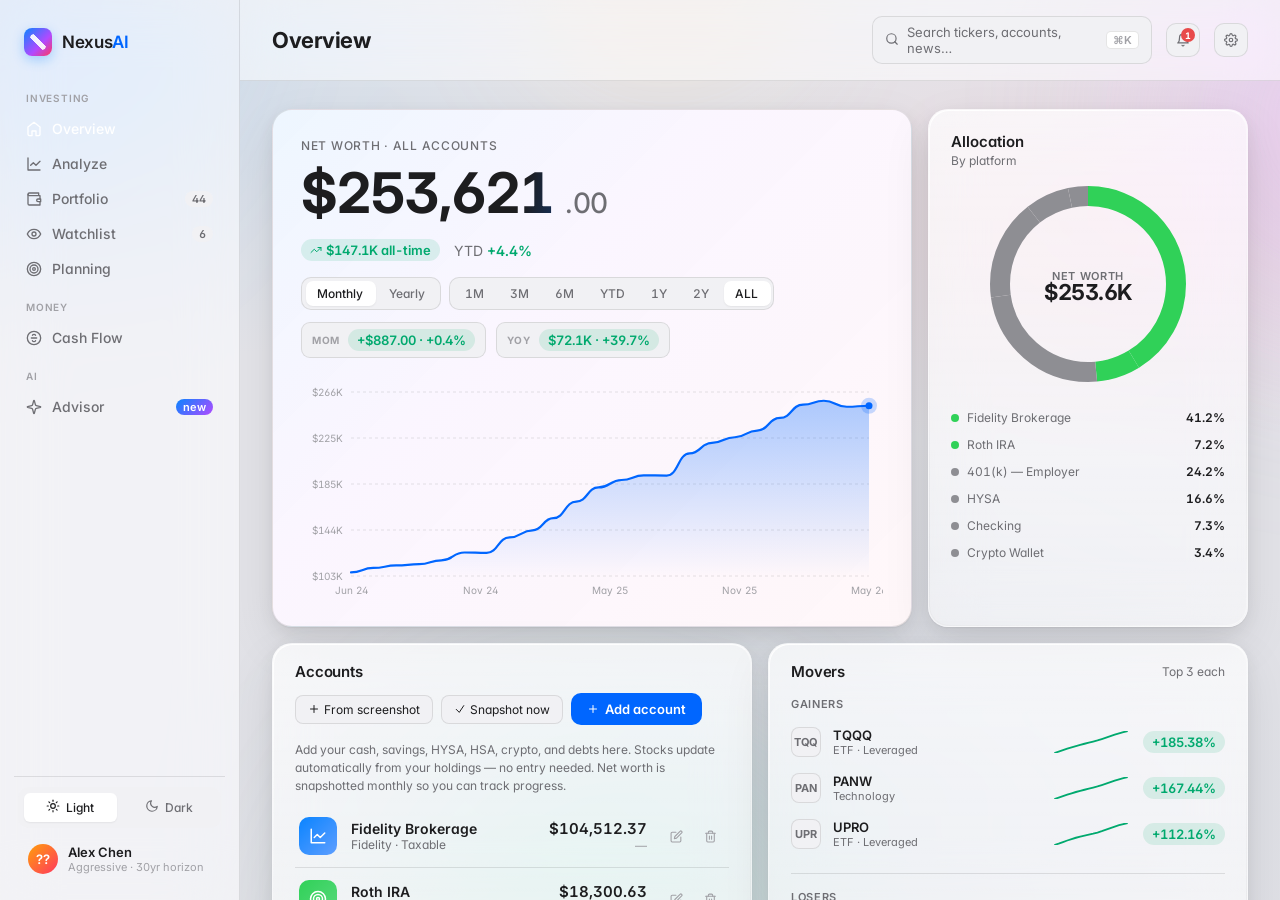
<file: design_handoff_nexusai/design/index.html>
<!DOCTYPE html>
<html lang="en">
<head>
<meta charset="UTF-8">
<meta name="viewport" content="width=device-width, initial-scale=1.0">
<title>NexusAI</title>
<link rel="preconnect" href="https://fonts.googleapis.com">
<link rel="preconnect" href="https://fonts.gstatic.com" crossorigin>
<link href="https://fonts.googleapis.com/css2?family=Inter:wght@400;500;600;700&family=JetBrains+Mono:wght@500&display=swap" rel="stylesheet">
<link rel="stylesheet" href="styles.css">
<link rel="stylesheet" href="animations.css">
<link rel="stylesheet" href="sleek.css">
</head>
<body data-theme="light">

<div class="app">
  <!-- Sidebar -->
  <aside class="sidebar">
    <div class="brand">
      <div class="brand-mark"></div>
      <div class="brand-name">Nexus<span class="ai">AI</span></div>
    </div>

    <nav class="nav" id="nav">
      <div class="nav-indicator" id="nav-indicator"></div>
      <div class="nav-section">Investing</div>
      <button class="nav-item active" data-section="overview"><span class="nav-icon" id="ni-overview"></span>Overview</button>
      <button class="nav-item" data-section="analyze"><span class="nav-icon" id="ni-analyze"></span>Analyze</button>
      <button class="nav-item" data-section="portfolio"><span class="nav-icon" id="ni-portfolio"></span>Portfolio<span class="nav-badge" id="badge-portfolio">44</span></button>
      <button class="nav-item" data-section="watchlist"><span class="nav-icon" id="ni-watchlist"></span>Watchlist<span class="nav-badge" id="badge-watchlist">6</span></button>
      <button class="nav-item" data-section="planning"><span class="nav-icon" id="ni-planning"></span>Planning</button>
      <div class="nav-section">Money</div>
      <button class="nav-item" data-section="cashflow"><span class="nav-icon" id="ni-cashflow"></span>Cash Flow</button>
      <div class="nav-section">AI</div>
      <button class="nav-item" data-section="advisor"><span class="nav-icon" id="ni-advisor"></span>Advisor<span class="nav-badge" style="background:linear-gradient(135deg, #0a84ff, #b14aff); color:white;">new</span></button>
    </nav>

    <div class="sidebar-foot">
      <div class="theme-toggle" id="theme-toggle">
        <button data-theme-set="light" class="active"><span id="tt-light"></span>Light</button>
        <button data-theme-set="dark"><span id="tt-dark"></span>Dark</button>
      </div>
      <div class="profile-chip" id="profile-chip" style="cursor:pointer;" title="Edit profile">
        <div class="avatar" id="profile-avatar">AC</div>
        <div>
          <div class="profile-name" id="profile-name">Loading…</div>
          <div class="profile-meta" id="profile-meta"></div>
        </div>
      </div>
    </div>
  </aside>

  <!-- Main -->
  <main class="main">
    <header class="topbar">
      <div>
        <div class="section-title" id="topbar-title">Overview</div>
      </div>
      <div class="search" id="cmd-trigger" role="button" tabindex="0">
        <span id="search-icon"></span>
        <span class="search-placeholder">Search tickers, accounts, news…</span>
        <span class="search-kbd">⌘K</span>
      </div>
      <button class="icon-btn" id="bell-btn" title="Notifications" style="position:relative;"></button>
      <button class="icon-btn" id="settings-btn" title="Settings"></button>
    </header>

    <div class="content">
      <div id="section-overview" class="section active"></div>
      <div id="section-analyze" class="section"></div>
      <div id="section-portfolio" class="section"></div>
      <div id="section-watchlist" class="section"></div>
      <div id="section-planning" class="section"></div>
      <div id="section-cashflow" class="section"></div>
      <div id="section-advisor" class="section"></div>
    </div>
  </main>
</div>

<!-- Command palette -->
<div class="cmdk-overlay" id="cmdk" hidden>
  <div class="cmdk-panel" role="dialog" aria-label="Command palette">
    <div class="cmdk-input-row">
      <span class="cmdk-search-icon" id="cmdk-icon"></span>
      <input id="cmdk-input" placeholder="Jump to a ticker, account, or section…" autocomplete="off"/>
      <span class="search-kbd">ESC</span>
    </div>
    <div class="cmdk-results" id="cmdk-results"></div>
  </div>
</div>

<!-- Notifications panel -->
<div id="notif-panel" hidden style="
  position:fixed; top:52px; right:56px; width:340px; z-index:200;
  background:var(--surface); border:1px solid var(--border-strong);
  border-radius:var(--r-lg); box-shadow:var(--shadow-pop);
  overflow:hidden;
">
  <div style="display:flex;align-items:center;justify-content:space-between;padding:14px 16px 10px;border-bottom:1px solid var(--border);">
    <div style="font-size:14px;font-weight:600;">Notifications</div>
    <button id="notif-close" class="icon-btn" style="width:24px;height:24px;font-size:16px;">×</button>
  </div>
  <div id="notif-list" style="max-height:340px;overflow-y:auto;padding:8px 0;"></div>
</div>

<!-- Settings panel -->
<div id="settings-panel" hidden style="
  position:fixed; top:52px; right:8px; width:360px; z-index:200;
  background:var(--surface); border:1px solid var(--border-strong);
  border-radius:var(--r-lg); box-shadow:var(--shadow-pop);
  overflow:hidden;
">
  <div style="display:flex;align-items:center;justify-content:space-between;padding:14px 16px 10px;border-bottom:1px solid var(--border);">
    <div style="font-size:14px;font-weight:600;">Settings</div>
    <button id="settings-close" class="icon-btn" style="width:24px;height:24px;font-size:16px;">×</button>
  </div>
  <div style="padding:16px;">
    <div style="font-size:11px;text-transform:uppercase;letter-spacing:.08em;font-weight:600;color:var(--text-2);margin-bottom:12px;">Profile</div>

    <div style="margin-bottom:12px;">
      <label style="display:block;font-size:12px;color:var(--text-2);margin-bottom:4px;">Name</label>
      <input id="s-name" type="text" placeholder="Your name"
        style="width:100%;padding:8px 12px;border-radius:8px;border:1px solid var(--border);
               background:var(--surface-2);color:var(--text);font-size:13px;box-sizing:border-box;"/>
    </div>

    <div style="display:grid;grid-template-columns:1fr 1fr;gap:10px;margin-bottom:12px;">
      <div>
        <label style="display:block;font-size:12px;color:var(--text-2);margin-bottom:4px;">Age</label>
        <input id="s-age" type="number" min="18" max="100" placeholder="35"
          style="width:100%;padding:8px 12px;border-radius:8px;border:1px solid var(--border);
                 background:var(--surface-2);color:var(--text);font-size:13px;box-sizing:border-box;"/>
      </div>
      <div>
        <label style="display:block;font-size:12px;color:var(--text-2);margin-bottom:4px;">Horizon (yrs)</label>
        <input id="s-horizon" type="number" min="1" max="40" placeholder="10"
          style="width:100%;padding:8px 12px;border-radius:8px;border:1px solid var(--border);
                 background:var(--surface-2);color:var(--text);font-size:13px;box-sizing:border-box;"/>
      </div>
    </div>

    <div style="margin-bottom:12px;">
      <label style="display:block;font-size:12px;color:var(--text-2);margin-bottom:4px;">Risk Tolerance</label>
      <select id="s-risk"
        style="width:100%;padding:8px 12px;border-radius:8px;border:1px solid var(--border);
               background:var(--surface-2);color:var(--text);font-size:13px;box-sizing:border-box;">
        <option value="conservative">Conservative</option>
        <option value="moderate">Moderate</option>
        <option value="aggressive">Aggressive</option>
      </select>
    </div>

    <div style="font-size:11px;text-transform:uppercase;letter-spacing:.08em;font-weight:600;color:var(--text-2);margin:16px 0 12px;">CoastFIRE</div>

    <div style="display:grid;grid-template-columns:1fr 1fr;gap:10px;margin-bottom:12px;">
      <div>
        <label style="display:block;font-size:12px;color:var(--text-2);margin-bottom:4px;">Retirement age</label>
        <input id="s-cf-retire-age" type="number" min="18" max="100" placeholder="65"
          style="width:100%;padding:8px 12px;border-radius:8px;border:1px solid var(--border);
                 background:var(--surface-2);color:var(--text);font-size:13px;box-sizing:border-box;"/>
      </div>
      <div>
        <label style="display:block;font-size:12px;color:var(--text-2);margin-bottom:4px;">Real return %/yr</label>
        <input id="s-cf-return" type="number" min="0" max="20" step="0.5" placeholder="7"
          style="width:100%;padding:8px 12px;border-radius:8px;border:1px solid var(--border);
                 background:var(--surface-2);color:var(--text);font-size:13px;box-sizing:border-box;"/>
      </div>
    </div>

    <div style="margin-bottom:12px;">
      <label style="display:block;font-size:12px;color:var(--text-2);margin-bottom:4px;">Annual retirement spend ($)</label>
      <input id="s-cf-spend" type="number" min="0" step="1000" placeholder="80000"
        style="width:100%;padding:8px 12px;border-radius:8px;border:1px solid var(--border);
               background:var(--surface-2);color:var(--text);font-size:13px;box-sizing:border-box;"/>
    </div>

    <div style="margin-bottom:12px;">
      <label style="display:block;font-size:12px;color:var(--text-2);margin-bottom:4px;">Monthly contribution ($, full FIRE)</label>
      <input id="s-cf-contrib" type="number" min="0" step="50" placeholder="0"
        style="width:100%;padding:8px 12px;border-radius:8px;border:1px solid var(--border);
               background:var(--surface-2);color:var(--text);font-size:13px;box-sizing:border-box;"/>
    </div>

    <div style="font-size:11px;text-transform:uppercase;letter-spacing:.08em;font-weight:600;color:var(--text-2);margin:16px 0 12px;">Planning</div>

    <div style="display:grid;grid-template-columns:1fr 1fr 1fr;gap:8px;margin-bottom:12px;">
      <div>
        <label style="display:block;font-size:11px;color:var(--text-2);margin-bottom:4px;">401(k) YTD ($)</label>
        <input id="s-pl-401k" type="number" min="0" step="100" placeholder="0"
          style="width:100%;padding:8px 10px;border-radius:8px;border:1px solid var(--border);
                 background:var(--surface-2);color:var(--text);font-size:12px;box-sizing:border-box;"/>
      </div>
      <div>
        <label style="display:block;font-size:11px;color:var(--text-2);margin-bottom:4px;">HSA YTD ($)</label>
        <input id="s-pl-hsa" type="number" min="0" step="100" placeholder="0"
          style="width:100%;padding:8px 10px;border-radius:8px;border:1px solid var(--border);
                 background:var(--surface-2);color:var(--text);font-size:12px;box-sizing:border-box;"/>
      </div>
      <div>
        <label style="display:block;font-size:11px;color:var(--text-2);margin-bottom:4px;">Roth YTD ($)</label>
        <input id="s-pl-roth" type="number" min="0" step="100" placeholder="0"
          style="width:100%;padding:8px 10px;border-radius:8px;border:1px solid var(--border);
                 background:var(--surface-2);color:var(--text);font-size:12px;box-sizing:border-box;"/>
      </div>
    </div>

    <div style="display:grid;grid-template-columns:1fr 1fr;gap:10px;margin-bottom:12px;">
      <div>
        <label style="display:block;font-size:12px;color:var(--text-2);margin-bottom:4px;">Target stock %</label>
        <input id="s-pl-target-stock" type="number" min="0" max="100" step="1" placeholder="90"
          style="width:100%;padding:8px 12px;border-radius:8px;border:1px solid var(--border);
                 background:var(--surface-2);color:var(--text);font-size:13px;box-sizing:border-box;"/>
      </div>
      <div>
        <label style="display:block;font-size:12px;color:var(--text-2);margin-bottom:4px;">Tax-loss threshold (%)</label>
        <input id="s-pl-tlh" type="number" min="-100" max="0" step="1" placeholder="-10"
          style="width:100%;padding:8px 12px;border-radius:8px;border:1px solid var(--border);
                 background:var(--surface-2);color:var(--text);font-size:13px;box-sizing:border-box;"/>
      </div>
    </div>

    <div style="margin-bottom:16px;">
      <label style="display:block;font-size:12px;color:var(--text-2);margin-bottom:4px;">Monthly expense ($, emergency fund)</label>
      <input id="s-pl-monthly-expense" type="number" min="0" step="100" placeholder="0 = use annual spend ÷ 12"
        style="width:100%;padding:8px 12px;border-radius:8px;border:1px solid var(--border);
               background:var(--surface-2);color:var(--text);font-size:13px;box-sizing:border-box;"/>
    </div>

    <div style="margin-bottom:16px;">
      <label style="display:block;font-size:12px;color:var(--text-2);margin-bottom:4px;">Notes</label>
      <textarea id="s-notes" rows="2" placeholder="Goals, notes…"
        style="width:100%;padding:8px 12px;border-radius:8px;border:1px solid var(--border);
               background:var(--surface-2);color:var(--text);font-size:13px;box-sizing:border-box;
               resize:vertical;font-family:inherit;"></textarea>
    </div>

    <div style="display:flex;gap:8px;align-items:center;">
      <button id="s-save" class="btn-primary" style="flex:1;">Save changes</button>
      <div id="s-status" style="font-size:12px;color:var(--green);display:none;">Saved ✓</div>
    </div>
  </div>
</div>

<!-- Data + helpers -->
<script src="data.js"></script>
<script src="icons.js"></script>
<script src="charts.js"></script>
<script src="sections-1.js"></script>
<script src="sections-2.js"></script>
<script src="sections-3.js"></script>
<script src="sections-4.js"></script>
<script src="screenshot.js"></script>
<script src="command.js"></script>
<script src="animations.js"></script>
<script src="sleek.js"></script>
<script src="tweaks.js"></script>

<script>
(function init() {
  // Set nav icons
  const icons = {
    "ni-overview": "home", "ni-analyze": "chart", "ni-portfolio": "wallet",
    "ni-watchlist": "eye", "ni-planning": "target", "ni-advisor": "sparkles", "ni-cashflow": "coin",
    "search-icon": "search", "bell-btn": "bell", "settings-btn": "settings",
    "tt-light": "sun", "tt-dark": "moon",
  };
  Object.entries(icons).forEach(([id, name]) => {
    const el = document.getElementById(id);
    if (el) el.innerHTML = Icon(name, id.startsWith("ni-") ? 16 : 14);
  });

  // Hydrate profile chip from real data
  function hydrateProfileChip() {
    if (window.NEXUS_DATA && window.NEXUS_DATA.profile) {
      const p = window.NEXUS_DATA.profile;
      const av = document.getElementById("profile-avatar");
      const nm = document.getElementById("profile-name");
      const mt = document.getElementById("profile-meta");
      if (av) av.textContent = p.initials || "??";
      if (nm) nm.textContent = p.name || "—";
      if (mt) mt.textContent = `${p.risk || "—"} · ${p.horizon || "?"}yr horizon`;
    }
  }
  hydrateProfileChip();

  // Render each section's HTML
  const titles = {
    overview: "Overview", analyze: "Analyze", portfolio: "Portfolio",
    watchlist: "Watchlist", planning: "Planning", cashflow: "Cash Flow", advisor: "Advisor",
  };
  document.getElementById("section-overview").innerHTML = AppleSections.renderOverview();
  document.getElementById("section-analyze").innerHTML = AppleSections.renderAnalyze();
  document.getElementById("section-portfolio").innerHTML = AppleSections.renderPortfolio();
  document.getElementById("section-watchlist").innerHTML = AppleSections.renderWatchlist();
  document.getElementById("section-planning").innerHTML = AppleSections.renderPlanning();
  document.getElementById("section-cashflow").innerHTML = AppleSections.renderCashflow();
  document.getElementById("section-advisor").innerHTML = AppleSections.renderAdvisor();

  // Update portfolio badge
  if (window.NEXUS_DATA) {
    const pb = document.getElementById("badge-portfolio");
    if (pb) pb.textContent = NEXUS_DATA.positions.length;
    const wb = document.getElementById("badge-watchlist");
    if (wb) wb.textContent = NEXUS_DATA.watchlist.length;
  }

  // Hydrate initial section
  AppleSections.hydrateOverview();

  let active = "overview";

  function navigateTo(sec) {
    if (!titles[sec] || sec === active) return;
    document.querySelectorAll(".nav-item").forEach(n => n.classList.toggle("active", n.dataset.section === sec));
    document.querySelectorAll(".section").forEach(s => s.classList.remove("active"));
    const secEl = document.getElementById("section-" + sec);
    secEl.classList.add("active");
    document.getElementById("topbar-title").textContent = titles[sec];
    document.querySelector(".main").scrollTo({ top: 0, behavior: "instant" });
    active = sec;
    AppleSections._redraw = null;
    setTimeout(() => {
      const fn = AppleSections["hydrate" + sec.charAt(0).toUpperCase() + sec.slice(1)];
      if (fn) fn();
      if (window.AppleAnim) { try { AppleAnim.replayAll(); } catch(e){} }
    }, 60);
  }

  function flashTicker(ticker) {
    const inHoldings = NEXUS_DATA.positions.some(p => p.ticker === ticker);
    const dest = inHoldings ? "portfolio" : "watchlist";
    navigateTo(dest);
    setTimeout(() => {
      const row = document.querySelector(`#section-${dest} [data-row-ticker="${ticker}"]`);
      if (row) {
        const main = document.querySelector(".main");
        const top = row.getBoundingClientRect().top - main.getBoundingClientRect().top + main.scrollTop - 120;
        main.scrollTo({ top: Math.max(0, top), behavior: "smooth" });
        row.classList.add("row-flash");
        setTimeout(() => row.classList.remove("row-flash"), 1600);
      }
    }, 140);
  }

  // Merge a /api/snapshot response into NEXUS_DATA and re-render the
  // sections that depend on it. Shared by the cold-cache poll below and by
  // the Settings-save handler (planning fields have no cheap client-side
  // formula mirror like CoastFIRE does, so a refetch is simplest).
  function applySnapshotData(s) {
    const D = window.NEXUS_DATA;
    D.positions = s.positions;
    D.portfolioValue = s.portfolioValue;
    D.totalCost = s.totalCost;
    D.totalPL = s.totalPL;
    D.totalPLPct = s.totalPLPct;
    D.netWorth = s.netWorth;
    D.accounts = s.accounts;
    D.watchlist = s.watchlist;
    D.sectorWeights = s.sectorWeights;
    if (s.advisorPlan) D.advisorPlan = s.advisorPlan;
    if (s.riskMetrics) D.riskMetrics = s.riskMetrics;
    if (s.coastFire) D.coastFire = s.coastFire;
    if (s.fire) D.fire = s.fire;
    if (s.contributions) D.contributions = s.contributions;
    if (s.rebalance) D.rebalance = s.rebalance;
    if (s.taxLossHarvest) D.taxLossHarvest = s.taxLossHarvest;
    if (s.dividends) D.dividends = s.dividends;
    if (s.emergencyFund) D.emergencyFund = s.emergencyFund;
    if (s.netWorthPercentile) D.netWorthPercentile = s.netWorthPercentile;
    if (s.insights) D.insights = s.insights;
    // Blocks added for the money views (cash flow, goals, budget, performance...)
    ["cashFlow","categoryRules","goals","budget","performance","investmentFlows","whyItMoved",
     "dailyNetWorth","portfolioCheck","health"].forEach(k => { if (s[k] !== undefined) D[k] = s[k]; });
    ["overview","portfolio","watchlist","planning","cashflow","advisor"].forEach(sec => {
      const fn = AppleSections["render" + sec.charAt(0).toUpperCase() + sec.slice(1)];
      const el = document.getElementById("section-" + sec);
      if (fn && el) el.innerHTML = fn();
    });
    const hy = AppleSections["hydrate" + active.charAt(0).toUpperCase() + active.slice(1)];
    if (hy) try { hy(); } catch(e){}
    if (window.checkWatchlistAlerts) checkWatchlistAlerts();
  }

  window.Nexus = { navigateTo, flashTicker, applySnapshotData, getActive: () => active };

  if (window.CommandPalette) CommandPalette.init();
  if (window.NexusTweaks) NexusTweaks.init();

  // One-shot snapshot refresh — repaint P/L + hero + sparklines once the
  // server has live prices (covers cold-cache first load where plPct=0).
  (function snapshotRefresh() {
    const D = window.NEXUS_DATA;
    if (!D || !D.positions) return;
    const allZero = D.positions.length > 0 && D.positions.every(p => !p.plPct);
    let tries = 0;
    function poll() {
      tries++;
      fetch("/api/snapshot")
        .then(r => r.json())
        .then(s => {
          if (!s.ok) return;
          const stillZero = s.positions.length > 0 && s.positions.every(p => !p.plPct);
          applySnapshotData(s);
          // If server still cold, poll again (max 4 tries)
          if (stillZero && tries < 4) setTimeout(poll, 2000);
        })
        .catch(() => {});
    }
    // Only poll when the cache was actually cold (plPct=0 everywhere) —
    // otherwise this refetch+full-rerender fired on every single page
    // load regardless of whether there was anything new, causing a
    // visible flash/"double reload" feel even on a warm cache.
    if (allZero) setTimeout(poll, 1500);
  })();

  // Nav handler
  document.getElementById("nav").addEventListener("click", (e) => {
    const item = e.target.closest("[data-section]");
    if (item) navigateTo(item.dataset.section);
  });

  // Theme toggle — use View Transitions if available
  document.getElementById("theme-toggle").addEventListener("click", (e) => {
    const btn = e.target.closest("[data-theme-set]");
    if (!btn) return;
    const newTheme = btn.dataset.themeSet;
    const apply = () => {
      document.querySelectorAll("[data-theme-set]").forEach(b => b.classList.remove("active"));
      btn.classList.add("active");
      document.body.setAttribute("data-theme", newTheme);
      if (active === "overview") AppleSections.hydrateOverview();
      else if (active === "analyze") AppleSections.hydrateAnalyze();
      if (window.NexusTweaks && NexusTweaks.syncTheme) NexusTweaks.syncTheme(newTheme);
    };
    if (document.startViewTransition && window.AppleAnim && AppleAnim.state.theme) {
      const rect = btn.getBoundingClientRect();
      document.documentElement.style.setProperty("--tx", (rect.left + rect.width / 2) + "px");
      document.documentElement.style.setProperty("--ty", (rect.top + rect.height / 2) + "px");
      document.startViewTransition(apply);
    } else {
      apply();
    }
  });

  // Profile chip → open settings
  document.getElementById("profile-chip").addEventListener("click", () => {
    openSettings();
  });

  // Resize
  let rzTimer;
  window.addEventListener("resize", () => {
    clearTimeout(rzTimer);
    rzTimer = setTimeout(() => {
      if (AppleSections._redraw) AppleSections._redraw();
    }, 160);
  });

  // -----------------------------------------------------------------------
  // Notifications panel
  // -----------------------------------------------------------------------
  const notifPanel = document.getElementById("notif-panel");
  const bellBtn = document.getElementById("bell-btn");

  function buildNotifications() {
    const list = document.getElementById("notif-list");
    const D = window.NEXUS_DATA;
    if (!D || !list) return;
    const items = [];
    (D.watchlist || []).forEach(w => {
      if (w.buyBelow && w.price > 0 && w.price <= w.buyBelow) {
        items.push({ type: "buy", ticker: w.ticker, msg: `Price ${fmt$(w.price)} hit buy target ≤ ${fmt$(w.buyBelow)}`, color: "var(--green)" });
      } else if (w.sellAbove && w.price > 0 && w.price >= w.sellAbove) {
        items.push({ type: "sell", ticker: w.ticker, msg: `Price ${fmt$(w.price)} hit sell target ≥ ${fmt$(w.sellAbove)}`, color: "var(--red)" });
      }
    });
    // Cross-feature alerts computed server-side (stale balances, contribution
    // room, rebalance drift, tax-loss candidates, CoastFIRE reached).
    const severityColor = { warn: "#ff9f0a", info: "var(--accent)", good: "var(--green)" };
    (D.insights || []).forEach(i => {
      items.push({ type: i.type, ticker: i.title, msg: i.msg, color: severityColor[i.severity] || "var(--text-3)" });
    });
    if (items.length === 0) {
      list.innerHTML = `<div style="padding:16px;text-align:center;color:var(--text-3);font-size:13px;">No alerts triggered</div>`;
    } else {
      list.innerHTML = items.map(it => `
        <div style="display:flex;align-items:flex-start;gap:10px;padding:10px 16px;border-bottom:1px solid var(--border);">
          <div style="width:8px;height:8px;border-radius:50%;background:${it.color};margin-top:5px;flex-shrink:0;"></div>
          <div>
            <div style="font-size:13px;font-weight:600;">${it.ticker}</div>
            <div style="font-size:12px;color:var(--text-2);">${it.msg}</div>
          </div>
        </div>
      `).join("");
      // Show alert dot on bell
      bellBtn.style.setProperty("--notif-count", items.length);
    }
    // Always show watchlist as monitoring if no alerts
    if (items.length === 0) {
      const monitoring = (D.watchlist || []).slice(0, 5);
      if (monitoring.length) {
        list.innerHTML = monitoring.map(w => `
          <div style="display:flex;align-items:flex-start;gap:10px;padding:10px 16px;border-bottom:1px solid var(--border);">
            <div style="width:8px;height:8px;border-radius:50%;background:var(--amber);margin-top:5px;flex-shrink:0;"></div>
            <div>
              <div style="font-size:13px;font-weight:600;">${w.ticker}</div>
              <div style="font-size:12px;color:var(--text-2);">
                Monitoring${w.buyBelow ? ' · Buy ≤ ' + fmt$(w.buyBelow) : ''}${w.sellAbove ? ' · Sell ≥ ' + fmt$(w.sellAbove) : ''}
              </div>
            </div>
          </div>
        `).join("") + `<div style="padding:10px 16px;font-size:12px;color:var(--text-3);">No price targets hit yet</div>`;
      }
    }
  }

  // Red badge on the bell when alerts are live
  function setBellBadge(n) {
    let dot = bellBtn.querySelector(".bell-badge");
    if (n > 0) {
      if (!dot) {
        dot = document.createElement("span");
        dot.className = "bell-badge";
        dot.style.cssText = "position:absolute;top:4px;right:4px;min-width:14px;height:14px;padding:0 3px;border-radius:8px;background:var(--red);color:#fff;font-size:9px;font-weight:700;display:flex;align-items:center;justify-content:center;";
        bellBtn.appendChild(dot);
      }
      dot.textContent = n > 9 ? "9+" : String(n);
    } else if (dot) { dot.remove(); }
  }

  // Fire OS notifications for newly-hit targets (dedup via localStorage)
  function checkWatchlistAlerts() {
    const D = window.NEXUS_DATA;
    if (!D || !D.watchlist) return;
    const hits = D.watchlist.filter(w =>
      (w.buyBelow && w.price > 0 && w.price <= w.buyBelow) ||
      (w.sellAbove && w.price > 0 && w.price >= w.sellAbove));
    setBellBadge(hits.length);
    if (!hits.length || !("Notification" in window) || Notification.permission !== "granted") return;
    let seen = {};
    try { seen = JSON.parse(localStorage.getItem("nexus_alerts_seen") || "{}"); } catch {}
    hits.forEach(w => {
      const kind = (w.buyBelow && w.price <= w.buyBelow) ? "buy" : "sell";
      const key = w.ticker + ":" + kind + ":" + (kind === "buy" ? w.buyBelow : w.sellAbove);
      if (seen[key]) return;
      seen[key] = Date.now();
      new Notification(`${w.ticker} hit ${kind} target`, {
        body: kind === "buy" ? `Now ${fmt$(w.price)} ≤ buy ${fmt$(w.buyBelow)}` : `Now ${fmt$(w.price)} ≥ sell ${fmt$(w.sellAbove)}`,
      });
    });
    try { localStorage.setItem("nexus_alerts_seen", JSON.stringify(seen)); } catch {}
  }
  window.checkWatchlistAlerts = checkWatchlistAlerts;
  checkWatchlistAlerts();

  bellBtn.addEventListener("click", (e) => {
    e.stopPropagation();
    if ("Notification" in window && Notification.permission === "default") {
      Notification.requestPermission().then(checkWatchlistAlerts);
    }
    const isHidden = notifPanel.hidden;
    notifPanel.hidden = !isHidden;
    if (!isHidden) return;
    settingsPanel.hidden = true;
    buildNotifications();
  });
  document.getElementById("notif-close").addEventListener("click", () => { notifPanel.hidden = true; });

  // -----------------------------------------------------------------------
  // Settings panel
  // -----------------------------------------------------------------------
  const settingsPanel = document.getElementById("settings-panel");

  function openSettings() {
    settingsPanel.hidden = false;
    notifPanel.hidden = true;
    const D = window.NEXUS_DATA;
    if (D && D.profile) {
      const p = D.profile;
      document.getElementById("s-name").value = p.name || "";
      document.getElementById("s-age").value = p.age || "";
      document.getElementById("s-horizon").value = p.horizon || "";
      document.getElementById("s-risk").value = (p.risk || "moderate").toLowerCase();
      document.getElementById("s-notes").value = p.notes || "";
      document.getElementById("s-pl-tlh").value = p.tlhThresholdPct != null ? p.tlhThresholdPct : "";
    }
    if (D && D.coastFire) {
      const cfd = D.coastFire;
      document.getElementById("s-cf-retire-age").value = cfd.retireAge || "";
      document.getElementById("s-cf-return").value = cfd.returnPct || "";
      document.getElementById("s-cf-spend").value = cfd.annualSpend || "";
    }
    if (D && D.fire) {
      document.getElementById("s-cf-contrib").value = D.fire.monthlyContribution || "";
    }
    if (D && D.contributions) {
      document.getElementById("s-pl-401k").value = D.contributions["401k"]?.ytd || "";
      document.getElementById("s-pl-hsa").value = D.contributions.hsa?.ytd || "";
      document.getElementById("s-pl-roth").value = D.contributions.roth?.ytd || "";
    }
    if (D && D.rebalance) {
      document.getElementById("s-pl-target-stock").value = D.rebalance.targetStockPct || "";
    }
    if (D && D.emergencyFund) {
      document.getElementById("s-pl-monthly-expense").value = D.emergencyFund.monthlyExpense || "";
    }
  }

  document.getElementById("settings-btn").addEventListener("click", (e) => {
    e.stopPropagation();
    if (!settingsPanel.hidden) { settingsPanel.hidden = true; return; }
    openSettings();
  });
  document.getElementById("settings-close").addEventListener("click", () => { settingsPanel.hidden = true; });

  document.getElementById("s-save").addEventListener("click", () => {
    const payload = {
      name: document.getElementById("s-name").value.trim(),
      age: parseInt(document.getElementById("s-age").value) || 35,
      horizon_years: parseInt(document.getElementById("s-horizon").value) || 10,
      risk_tolerance: document.getElementById("s-risk").value,
      notes: document.getElementById("s-notes").value.trim(),
      coastfire_retire_age: parseInt(document.getElementById("s-cf-retire-age").value) || 65,
      coastfire_annual_spend: parseFloat(document.getElementById("s-cf-spend").value) || 0,
      coastfire_return_pct: parseFloat(document.getElementById("s-cf-return").value) || 7,
      coastfire_monthly_contribution: parseFloat(document.getElementById("s-cf-contrib").value) || 0,
      contrib_401k_ytd: parseFloat(document.getElementById("s-pl-401k").value) || 0,
      contrib_hsa_ytd: parseFloat(document.getElementById("s-pl-hsa").value) || 0,
      contrib_roth_ytd: parseFloat(document.getElementById("s-pl-roth").value) || 0,
      target_stock_pct: parseFloat(document.getElementById("s-pl-target-stock").value) || 90,
      tlh_threshold_pct: parseFloat(document.getElementById("s-pl-tlh").value) || -10,
      monthly_expense: parseFloat(document.getElementById("s-pl-monthly-expense").value) || 0,
    };
    fetch("/api/profile", {
      method: "POST",
      headers: { "Content-Type": "application/json" },
      body: JSON.stringify(payload),
    })
    .then(r => r.json())
    .then(resp => {
      if (resp.ok && window.NEXUS_DATA) {
        // Update local data
        const p = NEXUS_DATA.profile;
        p.name = payload.name || p.name;
        p.age = payload.age;
        p.horizon = payload.horizon_years;
        p.risk = payload.risk_tolerance.charAt(0).toUpperCase() + payload.risk_tolerance.slice(1);
        p.notes = payload.notes;
        const parts = payload.name.split(" ");
        p.initials = parts.map(w => w[0]).join("").toUpperCase().slice(0, 2);
        hydrateProfileChip();
        if (window.AppleSections && window.AppleSections.recomputeCoastFire) {
          window.AppleSections.recomputeCoastFire({
            age: payload.age,
            retireAge: payload.coastfire_retire_age,
            annualSpend: payload.coastfire_annual_spend,
            returnPct: payload.coastfire_return_pct,
          });
        }
        // Contributions/rebalance/tax-loss/emergency-fund/full-FIRE don't
        // have a cheap client-side formula mirror — refetch to pick up the
        // new inputs rather than showing stale numbers until next reload.
        fetch("/api/snapshot").then(r => r.json()).then(s => { if (s.ok) applySnapshotData(s); }).catch(() => {});
        const status = document.getElementById("s-status");
        status.style.display = "block";
        setTimeout(() => { status.style.display = "none"; }, 2500);
      }
    })
    .catch(() => {});
  });

  // Close panels on outside click
  document.addEventListener("click", (e) => {
    if (!notifPanel.hidden && !notifPanel.contains(e.target) && e.target !== bellBtn) {
      notifPanel.hidden = true;
    }
    if (!settingsPanel.hidden && !settingsPanel.contains(e.target) &&
        e.target !== document.getElementById("settings-btn") &&
        !document.getElementById("settings-btn").contains(e.target)) {
      settingsPanel.hidden = true;
    }
  });

})();
</script>
</body>
</html>
</file>
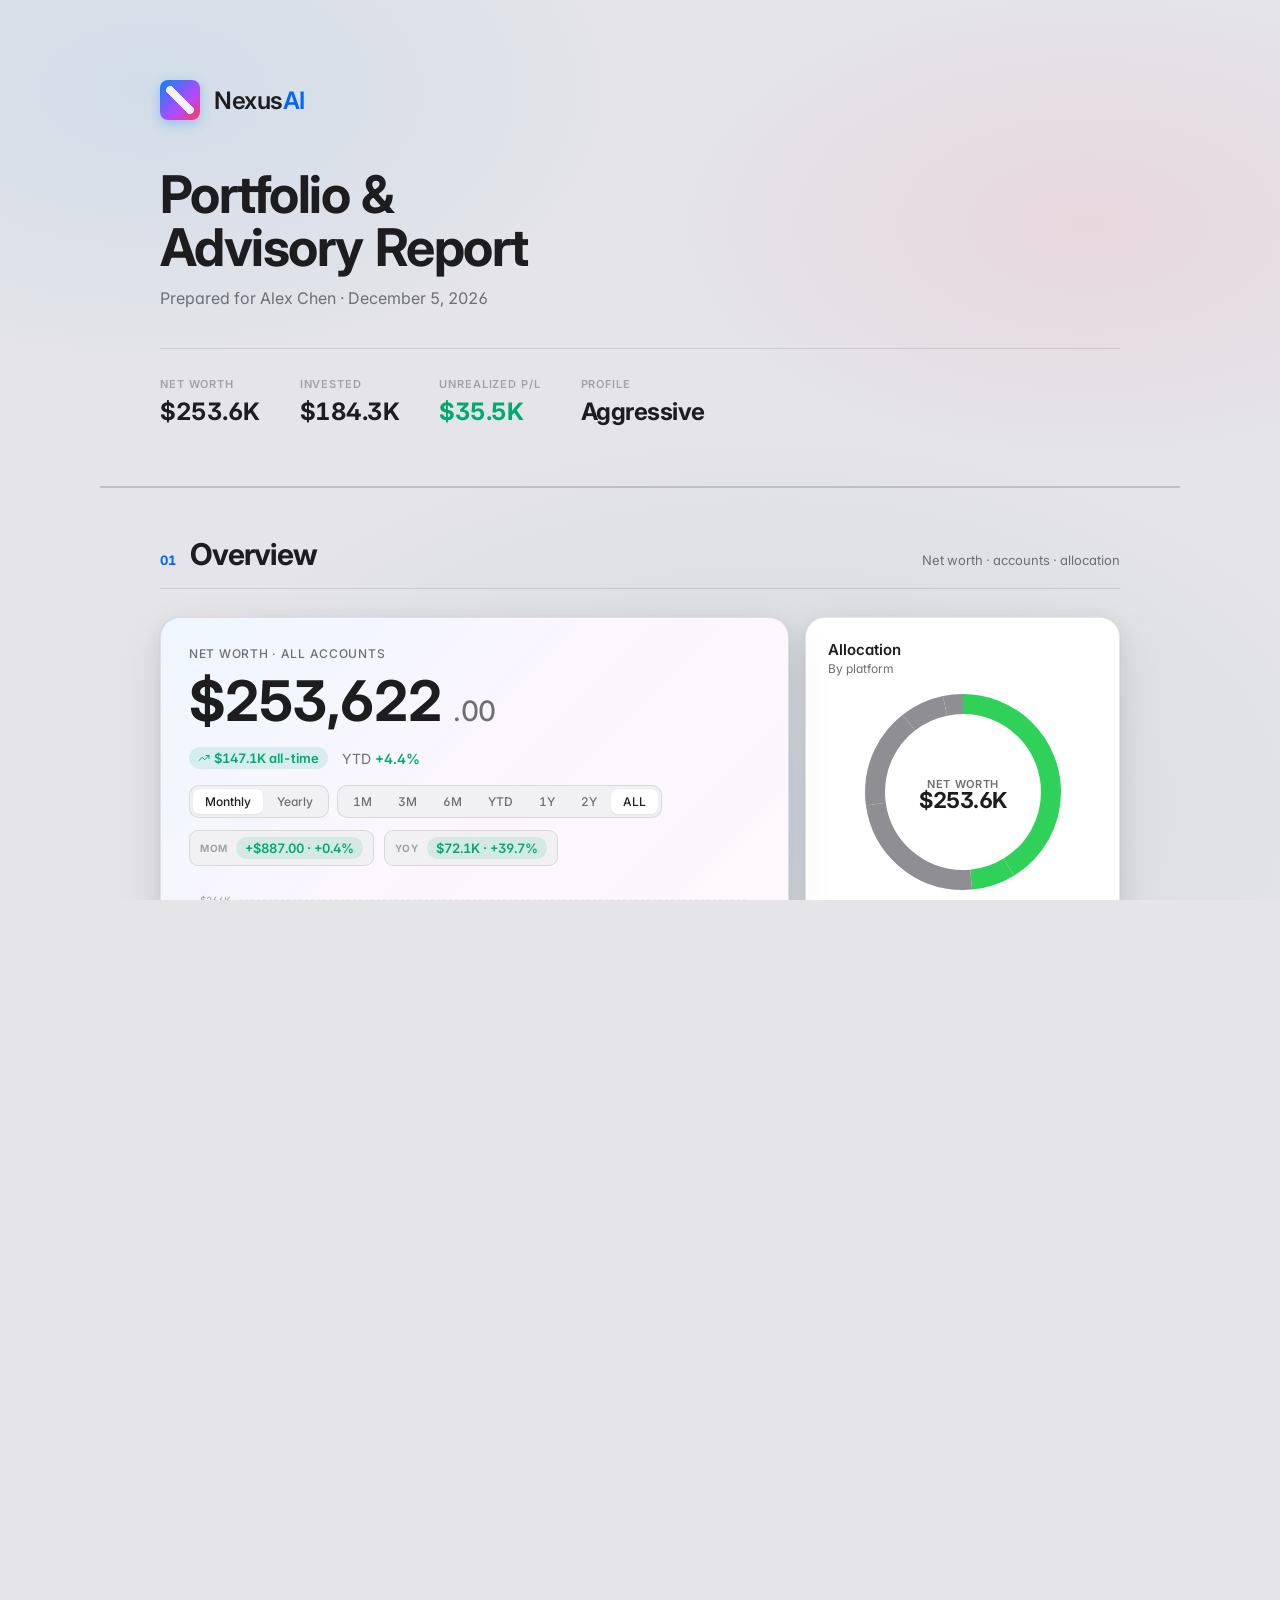
<file: design_handoff_nexusai/design/index-print.html>
<!DOCTYPE html>
<html lang="en">
<head>
<meta charset="UTF-8">
<meta name="viewport" content="width=device-width, initial-scale=1.0">
<title>NexusAI — Report</title>
<link rel="preconnect" href="https://fonts.googleapis.com">
<link rel="preconnect" href="https://fonts.gstatic.com" crossorigin>
<link href="https://fonts.googleapis.com/css2?family=Inter:wght@400;500;600;700&family=JetBrains+Mono:wght@500&display=swap" rel="stylesheet">
<link rel="stylesheet" href="styles.css">
<style>
  /* Print-report shell — all five sections stacked, each on its own page */
  body { overflow: auto; }
  .print-wrap { width: 1080px; margin: 0 auto; padding: 0; }
  .print-cover {
    padding: 80px 60px 60px;
    border-bottom: 2px solid var(--border-strong);
    margin-bottom: 0;
  }
  .print-cover .brand-row { display: flex; align-items: center; gap: 14px; margin-bottom: 48px; }
  .print-cover .brand-mark { width: 40px; height: 40px; }
  .print-cover .brand-name { font-size: 24px; font-weight: 600; letter-spacing: -0.02em; }
  .print-cover .brand-name .ai { color: var(--accent); }
  .print-cover h1 { font-size: 52px; font-weight: 700; letter-spacing: -0.03em; line-height: 1.02; }
  .print-cover .sub { font-size: 16px; color: var(--text-2); margin-top: 14px; }
  .print-cover .meta-row { display: flex; gap: 40px; margin-top: 40px; padding-top: 28px; border-top: 1px solid var(--border); }
  .print-cover .meta-item .l { font-size: 11px; text-transform: uppercase; letter-spacing: 0.08em; color: var(--text-3); font-weight: 600; }
  .print-cover .meta-item .v { font-size: 24px; font-weight: 700; letter-spacing: -0.02em; margin-top: 6px; }

  .print-section { padding: 48px 60px 56px; }
  .print-section-head {
    display: flex; align-items: baseline; gap: 14px;
    margin-bottom: 28px; padding-bottom: 16px;
    border-bottom: 1px solid var(--border);
  }
  .print-section-head .n {
    font-size: 13px; font-weight: 700; color: var(--accent);
    font-variant-numeric: tabular-nums;
  }
  .print-section-head h2 { font-size: 30px; font-weight: 700; letter-spacing: -0.025em; }
  .print-section-head .desc { font-size: 13px; color: var(--text-2); margin-left: auto; }

  /* Expand interactive/scroll regions for print */
  .chat-shell { height: auto !important; position: static !important; }
  .chat-stream { height: auto !important; overflow: visible !important; }
  .main { overflow: visible; }

  @media print {
    @page { size: landscape; margin: 0; }
    html, body { background: #ffffff !important; -webkit-print-color-adjust: exact; print-color-adjust: exact; }
    .print-cover { break-after: page; min-height: 92vh; }
    .print-section { break-before: page; }
    .print-section:first-of-type { break-before: auto; }
    .card, .hero, .verdict, .stat-tile, .panel { break-inside: avoid; }
    .grid { break-inside: avoid; }
  }
</style>
</head>
<body data-theme="light" data-density="regular">

<div class="print-wrap">
  <!-- Cover -->
  <section class="print-cover">
    <div class="brand-row">
      <div class="brand-mark"></div>
      <div class="brand-name">Nexus<span class="ai">AI</span></div>
    </div>
    <h1>Portfolio &amp;<br>Advisory Report</h1>
    <div class="sub" id="cover-sub"></div>
    <div class="meta-row" id="cover-meta"></div>
  </section>

  <section class="print-section" data-sec="overview">
    <div class="print-section-head"><span class="n">01</span><h2>Overview</h2><span class="desc">Net worth · accounts · allocation</span></div>
    <div id="p-overview"></div>
  </section>

  <section class="print-section" data-sec="analyze">
    <div class="print-section-head"><span class="n">02</span><h2>Analyze</h2><span class="desc">AAPL deep dive</span></div>
    <div id="p-analyze"></div>
  </section>

  <section class="print-section" data-sec="portfolio">
    <div class="print-section-head"><span class="n">03</span><h2>Portfolio</h2><span class="desc">44 holdings · risk</span></div>
    <div id="p-portfolio"></div>
  </section>

  <section class="print-section" data-sec="watchlist">
    <div class="print-section-head"><span class="n">04</span><h2>Watchlist</h2><span class="desc">Tracked tickers · news</span></div>
    <div id="p-watchlist"></div>
  </section>

  <section class="print-section" data-sec="advisor">
    <div class="print-section-head"><span class="n">05</span><h2>Advisor</h2><span class="desc">AI plan · action items</span></div>
    <div id="p-advisor"></div>
  </section>
</div>

<script src="data.js"></script>
<script src="icons.js"></script>
<script src="charts.js"></script>
<script src="sections-1.js"></script>
<script src="sections-2.js"></script>
<script>
(function () {
  const D = window.NEXUS_DATA;
  // Cover
  document.getElementById("cover-sub").textContent =
    `Prepared for ${D.profile.name} · ${new Date().toLocaleDateString("en-US",{month:"long",day:"numeric",year:"numeric"})}`;
  document.getElementById("cover-meta").innerHTML = `
    <div class="meta-item"><div class="l">Net Worth</div><div class="v">${fmt$(D.netWorth,{compact:true})}</div></div>
    <div class="meta-item"><div class="l">Invested</div><div class="v">${fmt$(D.portfolioValue,{compact:true})}</div></div>
    <div class="meta-item"><div class="l">Unrealized P/L</div><div class="v" style="color:var(--green)">${fmt$(D.totalPL,{signed:true,compact:true})}</div></div>
    <div class="meta-item"><div class="l">Profile</div><div class="v">${D.profile.risk}</div></div>
  `;

  // Render all sections
  document.getElementById("p-overview").innerHTML = AppleSections.renderOverview();
  document.getElementById("p-analyze").innerHTML = AppleSections.renderAnalyze();
  document.getElementById("p-portfolio").innerHTML = AppleSections.renderPortfolio();
  document.getElementById("p-watchlist").innerHTML = AppleSections.renderWatchlist();
  document.getElementById("p-advisor").innerHTML = AppleSections.renderAdvisor();

  // Hydrate charts/bars for every section (they're all visible here)
  function hydrateAll() {
    AppleSections.hydrateOverview();
    AppleSections.hydrateAnalyze();
    AppleSections.hydratePortfolio();
    AppleSections.hydrateWatchlist();
    AppleSections.hydrateAdvisor();
  }
  hydrateAll();
  // Charts size to container width — redraw once after layout settles
  setTimeout(hydrateAll, 300);

  // Auto-open print dialog once fonts + charts are ready
  function triggerPrint() {
    setTimeout(() => window.print(), 500);
  }
  if (document.fonts && document.fonts.ready) {
    document.fonts.ready.then(() => setTimeout(triggerPrint, 400));
  } else {
    window.addEventListener("load", () => setTimeout(triggerPrint, 600));
  }
})();
</script>

</body>
</html>
</file>
<file: design_handoff_nexusai/design/styles.css>
/* =====================================================
   NexusAI · Apple-like
   Soft glass surfaces, vibrancy, gentle animation
   Light + dark variants
   ===================================================== */

* { box-sizing: border-box; margin: 0; padding: 0; }

:root {
  --bg: #e4e4e9;
  --bg-grad-a: #d6dae2;
  --bg-grad-b: #e8d8de;
  --bg-grad-c: #d2dde9;
  --surface: #ffffff;
  --surface-solid: #ffffff;
  --surface-2: #f1f1f4;
  --surface-soft: rgba(252, 252, 253, 0.85);
  --border: rgba(0, 0, 0, 0.10);
  --border-strong: rgba(0, 0, 0, 0.16);
  --text: #1d1d1f;
  --text-2: #6e6e73;
  --text-3: #a1a1a6;
  --accent: #0066ff;
  --accent-soft: rgba(0, 102, 255, 0.1);
  --green: #00a96e;
  --green-soft: rgba(0, 169, 110, 0.12);
  --red: #e84a4a;
  --red-soft: rgba(232, 74, 74, 0.12);
  --amber: #ff9f0a;
  --amber-soft: rgba(255, 159, 10, 0.12);
  --shadow-card: 0 1px 2px rgba(0,0,0,0.06), 0 6px 20px rgba(0,0,0,0.08), 0 18px 50px rgba(0,0,0,0.08);
  --shadow-pop: 0 4px 12px rgba(0,0,0,0.10), 0 16px 48px rgba(0,0,0,0.14);
  --r-sm: 10px; --r-md: 14px; --r-lg: 20px; --r-xl: 28px;
}

[data-theme="dark"] {
  --bg: #000000;
  --bg-grad-a: #0c0c10;
  --bg-grad-b: #160a12;
  --bg-grad-c: #08121f;
  --surface: #1c1c1e;
  --surface-solid: #1c1c1e;
  --surface-2: #2c2c2e;
  --surface-soft: rgba(22, 22, 24, 0.7);
  --border: rgba(255, 255, 255, 0.10);
  --border-strong: rgba(255, 255, 255, 0.18);
  --text: #f5f5f7;
  --text-2: #98989d;
  --text-3: #6c6c70;
  --accent: #0a84ff;
  --accent-soft: rgba(10, 132, 255, 0.16);
  --green: #30d158;
  --green-soft: rgba(48, 209, 88, 0.16);
  --red: #ff453a;
  --red-soft: rgba(255, 69, 58, 0.18);
  --amber: #ffd60a;
  --amber-soft: rgba(255, 214, 10, 0.16);
  --shadow-card: 0 1px 2px rgba(0,0,0,0.4), 0 8px 32px rgba(0,0,0,0.3);
  --shadow-pop: 0 4px 12px rgba(0,0,0,0.4), 0 16px 48px rgba(0,0,0,0.5);
}

html, body {
  height: 100%;
  font-family: -apple-system, BlinkMacSystemFont, "SF Pro Display", "Inter", system-ui, sans-serif;
  font-feature-settings: "ss01", "cv11", "tnum";
  color: var(--text);
  -webkit-font-smoothing: antialiased;
  overflow: hidden;
  background:
    radial-gradient(60% 50% at 12% 10%, var(--bg-grad-c) 0%, transparent 60%),
    radial-gradient(50% 40% at 85% 25%, var(--bg-grad-b) 0%, transparent 65%),
    radial-gradient(70% 60% at 60% 90%, var(--bg-grad-a) 0%, transparent 70%),
    var(--bg);
}
.main { background: linear-gradient(180deg, rgba(0,0,0,0) 0%, rgba(0,0,0,0.012) 100%); }
[data-theme="dark"] .main { background: linear-gradient(180deg, rgba(0,0,0,0) 0%, rgba(255,255,255,0.012) 100%); }

button { font: inherit; cursor: pointer; border: none; background: transparent; color: inherit; }
input { font: inherit; color: inherit; }

/* =========================================== Layout =========================================== */
.app {
  display: grid;
  grid-template-columns: 240px 1fr;
  height: 100vh;
}

/* ============================================ Sidebar ========================================= */
.sidebar {
  padding: 22px 14px 16px;
  display: flex; flex-direction: column;
  border-right: 1px solid var(--border);
  background: var(--surface-soft);
}
.brand {
  display: flex; align-items: center; gap: 10px;
  padding: 6px 10px 22px;
}
.brand-mark {
  width: 28px; height: 28px; border-radius: 8px;
  background: linear-gradient(135deg, #0a84ff 0%, #b14aff 60%, #ff375f 100%);
  position: relative;
  box-shadow: 0 4px 12px rgba(10, 132, 255, 0.3);
}
.brand-mark::after {
  content: ""; position: absolute; inset: 6px;
  border-radius: 4px;
  background: var(--surface-solid);
  opacity: 0.92;
  -webkit-mask: linear-gradient(45deg, transparent 40%, black 40%, black 60%, transparent 60%);
          mask: linear-gradient(45deg, transparent 40%, black 40%, black 60%, transparent 60%);
}
.brand-name {
  font-size: 17px; font-weight: 600; letter-spacing: -0.02em;
}
.brand-name .ai { color: var(--accent); }

.nav { display: flex; flex-direction: column; gap: 2px; flex: 1; }
.nav-section {
  font-size: 10px; font-weight: 600; text-transform: uppercase; letter-spacing: 0.08em;
  color: var(--text-3); padding: 14px 12px 6px;
}
.nav-item {
  display: flex; align-items: center; gap: 10px;
  padding: 8px 12px; border-radius: 8px;
  color: var(--text-2); font-size: 14px; font-weight: 500;
  text-align: left; width: 100%;
  transition: background .15s ease, color .15s ease;
}
.nav-item:hover { background: var(--surface-2); color: var(--text); }
.nav-item.active {
  background: var(--accent); color: white;
  box-shadow: 0 2px 8px var(--accent-soft);
}
.nav-item.active .nav-icon { color: white; }
.nav-icon { width: 16px; height: 16px; flex-shrink: 0; }
.nav-badge {
  margin-left: auto; font-size: 11px; font-weight: 600;
  background: var(--surface-2); padding: 1px 7px; border-radius: 10px;
  color: var(--text-2);
}
.nav-item.active .nav-badge { background: rgba(255,255,255,0.22); color: white; }

.sidebar-foot {
  padding: 10px 4px 2px;
  border-top: 1px solid var(--border);
  display: flex; flex-direction: column; gap: 8px;
}
.profile-chip {
  display: flex; align-items: center; gap: 10px;
  padding: 8px 10px; border-radius: 10px;
}
.profile-chip:hover { background: var(--surface-2); }
.avatar {
  width: 30px; height: 30px; border-radius: 50%;
  background: linear-gradient(135deg, #ff9f0a, #ff375f);
  color: white; font-weight: 600; font-size: 13px;
  display: flex; align-items: center; justify-content: center;
}
.profile-name { font-size: 13px; font-weight: 600; }
.profile-meta { font-size: 11px; color: var(--text-3); }

.theme-toggle {
  display: flex; align-items: center; gap: 6px;
  padding: 6px; border-radius: 10px;
  background: var(--surface-2);
}
.theme-toggle button {
  flex: 1; padding: 6px; border-radius: 6px;
  color: var(--text-2); font-size: 12px; font-weight: 500;
  display: flex; align-items: center; justify-content: center; gap: 6px;
}
.theme-toggle button.active {
  background: var(--surface-solid);
  color: var(--text);
  box-shadow: 0 1px 2px rgba(0,0,0,0.06);
}
[data-theme="dark"] .theme-toggle button.active { box-shadow: 0 1px 2px rgba(0,0,0,0.5); }

/* ============================================ Main ============================================ */
.main {
  overflow-y: auto;
  scroll-behavior: smooth;
}
.main::-webkit-scrollbar { width: 8px; }
.main::-webkit-scrollbar-track { background: transparent; }
.main::-webkit-scrollbar-thumb { background: var(--border-strong); border-radius: 4px; }

.topbar {
  position: sticky; top: 0; z-index: 10;
  display: flex; align-items: center; gap: 14px;
  padding: 16px 32px;
  background: rgba(255,255,255,0.92);
  border-bottom: 1px solid var(--border);
}
[data-theme="dark"] .topbar { background: rgba(20,20,22,0.92); }
.section-title {
  font-size: 22px; font-weight: 700; letter-spacing: -0.02em;
}
.section-sub { color: var(--text-2); font-size: 13px; margin-left: 4px; }
.topbar .search {
  margin-left: auto;
  display: flex; align-items: center; gap: 8px;
  padding: 7px 12px; border-radius: 10px;
  background: var(--surface-2);
  border: 1px solid var(--border);
  width: 280px;
  font-size: 13px;
  color: var(--text-2);
  cursor: text;
  transition: border-color .15s, background .15s;
}
.topbar .search:hover { border-color: var(--border-strong); }
.search-placeholder { flex: 1; }
.search-kbd {
  font-size: 11px; font-weight: 600; color: var(--text-3);
  padding: 1px 6px; border-radius: 5px;
  background: var(--surface-solid); border: 1px solid var(--border);
}
.topbar .icon-btn {
  width: 34px; height: 34px; border-radius: 10px;
  background: var(--surface-2); border: 1px solid var(--border);
  display: flex; align-items: center; justify-content: center;
  color: var(--text-2);
}
.topbar .icon-btn:hover { background: var(--surface-solid); color: var(--text); }

.content { padding: 28px 32px 60px; max-width: 1400px; }

/* ============================================ Cards ============================================ */
.card {
  background: var(--surface);
  border: 1px solid var(--border);
  border-radius: var(--r-lg);
  box-shadow: var(--shadow-card);
}
.card-pad { padding: 22px; }
.card-pad-sm { padding: 16px; }
.card-head {
  display: flex; align-items: center; justify-content: space-between;
  gap: 12px; flex-wrap: wrap;
  padding: 18px 22px 0;
}
.card-head h3 {
  font-size: 15px; font-weight: 600; letter-spacing: -0.01em;
}
.card-head .meta { font-size: 12px; color: var(--text-2); }
.card-body { padding: 16px 22px 22px; }

.row { display: flex; gap: 16px; }
.grid { display: grid; gap: 16px; }
.grid > * { min-width: 0; }
.g-2 { grid-template-columns: 1fr 1fr; }
.g-3 { grid-template-columns: repeat(3, 1fr); }
.g-4 { grid-template-columns: repeat(4, 1fr); }
.g-overview { grid-template-columns: 2fr 1fr; }
.g-analyze { grid-template-columns: 2fr 1fr; }

/* ============================================ Hero net worth ============================================ */
.hero {
  position: relative;
  padding: 28px;
  background:
    linear-gradient(135deg, rgba(10,132,255,0.07), rgba(177,74,255,0.05) 40%, rgba(255,55,95,0.04) 100%),
    var(--surface);
}
[data-theme="dark"] .hero {
  background:
    linear-gradient(135deg, rgba(10,132,255,0.18), rgba(177,74,255,0.10) 40%, rgba(255,55,95,0.06) 100%),
    var(--surface);
}
.hero-label {
  font-size: 12px; font-weight: 500; color: var(--text-2);
  text-transform: uppercase; letter-spacing: 0.06em;
}
.hero-number {
  display: flex; align-items: baseline; gap: 12px;
  margin-top: 6px;
}
.hero-value {
  font-size: 56px; font-weight: 700; letter-spacing: -0.035em;
  font-feature-settings: "tnum", "ss01";
}
.hero-cents { font-size: 28px; color: var(--text-2); font-weight: 500; letter-spacing: -0.02em; }
.hero-delta {
  display: flex; align-items: center; gap: 14px;
  font-size: 14px;
}
.hero-controls {
  display: flex; align-items: center; justify-content: space-between;
  gap: 16px; flex-wrap: wrap;
  margin-top: 12px;
}
.delta {
  display: inline-flex; align-items: center; gap: 4px;
  padding: 3px 9px; border-radius: 999px;
  font-weight: 600; font-size: 13px;
}
.delta.up { color: var(--green); background: var(--green-soft); }
.delta.down { color: var(--red); background: var(--red-soft); }
.delta.flat { color: var(--text-2); background: var(--surface-2); }
.hero-since { color: var(--text-2); }

.hero-growth {
  display: flex; gap: 10px; margin-top: 12px; flex-wrap: wrap;
}
.growth-chip {
  display: flex; align-items: center; gap: 8px;
  padding: 6px 10px; border-radius: 9px;
  background: var(--surface-2); border: 1px solid var(--border);
}
.growth-chip .label {
  font-size: 10px; font-weight: 700; color: var(--text-3);
  text-transform: uppercase; letter-spacing: 0.06em;
}
.chart-note { font-size: 11px; margin-top: 8px; text-align: center; }

.range-pills {
  display: inline-flex; gap: 2px;
  background: var(--surface-2);
  border: 1px solid var(--border);
  padding: 3px; border-radius: 10px;
}
.range-pills button {
  padding: 5px 12px; border-radius: 7px;
  font-size: 12px; color: var(--text-2); font-weight: 500;
}
.range-pills button.active {
  background: var(--surface-solid);
  color: var(--text);
  box-shadow: 0 1px 2px rgba(0,0,0,0.06);
}
[data-theme="dark"] .range-pills button.active { box-shadow: 0 1px 2px rgba(0,0,0,0.4); }

.chart-wrap { margin-top: 20px; height: 220px; position: relative; }
.chart-wrap svg { width: 100%; height: 100%; display: block; }

/* ============================================ Account cards ============================================ */
.account-row {
  display: flex; align-items: center; gap: 14px;
  padding: 12px 4px;
  border-bottom: 1px solid var(--border);
}
.account-row:last-child { border-bottom: none; }
.account-icon {
  width: 38px; height: 38px; border-radius: 10px;
  display: flex; align-items: center; justify-content: center;
  color: white;
}
.account-icon.taxable { background: linear-gradient(135deg, #0a84ff, #5e9eff); }
.account-icon.retirement { background: linear-gradient(135deg, #30d158, #5ad97e); }
.account-icon.cash { background: linear-gradient(135deg, #ff9f0a, #ffbf57); }
.account-icon.crypto { background: linear-gradient(135deg, #b14aff, #ff5b9c); }
.account-info { flex: 1; }
.account-name { font-size: 14px; font-weight: 600; }
.account-meta { font-size: 12px; color: var(--text-2); }
.account-balance { text-align: right; }
.account-balance .v { font-size: 15px; font-weight: 600; font-variant-numeric: tabular-nums; }
.account-balance .e { font-size: 12px; color: var(--text-3); }
.account-edit-input {
  font-size: 15px; font-weight: 600; font-variant-numeric: tabular-nums;
  background: var(--surface-2); border: 1px solid var(--accent);
  padding: 3px 8px; border-radius: 6px; text-align: right;
  width: 130px; outline: none;
}
.account-actions { display: flex; gap: 4px; }
.acct-icon-btn {
  width: 30px; height: 30px; border-radius: 8px;
  display: flex; align-items: center; justify-content: center;
  color: var(--text-3); border: 1px solid transparent;
  transition: background .15s, color .15s, border-color .15s;
}
.acct-icon-btn:hover { background: var(--surface-2); color: var(--text); border-color: var(--border); }
.acct-icon-btn.danger:hover { background: var(--red-soft); color: var(--red); border-color: transparent; }
.account-row { transition: opacity .2s ease, transform .2s ease; }
.account-row.removing { opacity: 0; transform: translateX(-12px); }

.account-add-form {
  padding: 14px; margin-bottom: 8px;
  background: var(--surface-2);
  border: 1px solid var(--border-strong);
  border-radius: var(--r-md);
  animation: fadeIn 0.2s ease;
}
.aaf-grid { display: grid; grid-template-columns: 1fr 1fr; gap: 8px; }
.aaf-input {
  padding: 8px 10px; font-size: 13px;
  background: var(--surface-solid); border: 1px solid var(--border);
  border-radius: 8px; outline: none; color: var(--text);
}
.aaf-input:focus { border-color: var(--accent); }
.aaf-actions { display: flex; justify-content: flex-end; gap: 8px; margin-top: 10px; }
@keyframes fadeIn { from { opacity: 0; transform: translateY(-4px); } to { opacity: 1; transform: translateY(0); } }

/* ============================================ Stat tiles ============================================ */
.stat-tile {
  padding: 16px 18px;
  background: var(--surface);
  border: 1px solid var(--border);
  border-radius: var(--r-md);
}
.stat-tile .label { font-size: 11px; color: var(--text-2); text-transform: uppercase; letter-spacing: 0.06em; font-weight: 600; }
.stat-tile .v { font-size: 22px; font-weight: 700; letter-spacing: -0.02em; margin-top: 4px; font-variant-numeric: tabular-nums; }
.stat-tile .e { font-size: 12px; color: var(--text-2); margin-top: 2px; }

/* ============================================ Verdict banner ============================================ */
.verdict {
  padding: 24px 26px;
  border-radius: var(--r-lg);
  background: var(--surface);
  border: 1px solid var(--border);
  position: relative; overflow: hidden;
}
.verdict.buy { border-color: rgba(0, 169, 110, 0.3); }
.verdict.sell { border-color: rgba(232, 74, 74, 0.3); }
[data-theme="dark"] .verdict.buy { border-color: rgba(48, 209, 88, 0.4); }
[data-theme="dark"] .verdict.sell { border-color: rgba(255, 69, 58, 0.4); }
.verdict::before {
  content: ""; position: absolute; inset: 0;
  background: linear-gradient(135deg, var(--green-soft), transparent 60%);
  opacity: 1; pointer-events: none;
}
.verdict.sell::before { background: linear-gradient(135deg, var(--red-soft), transparent 60%); }
.verdict.hold::before { background: linear-gradient(135deg, var(--amber-soft), transparent 60%); }
.verdict-inner { position: relative; }
.verdict-head { display: flex; align-items: flex-start; gap: 14px; }
.verdict-pill {
  display: inline-flex; align-items: center; gap: 5px;
  padding: 5px 12px; border-radius: 999px;
  font-weight: 700; font-size: 12px; letter-spacing: 0.06em;
}
.verdict.buy .verdict-pill { background: var(--green); color: white; }
.verdict.sell .verdict-pill { background: var(--red); color: white; }
.verdict.hold .verdict-pill { background: var(--amber); color: white; }
.verdict-meta {
  font-size: 12px; color: var(--text-2);
  display: flex; gap: 14px; align-items: center;
}
.verdict-ticker { font-size: 26px; font-weight: 700; letter-spacing: -0.02em; }
.verdict-thesis { margin-top: 16px; font-size: 14px; line-height: 1.55; color: var(--text); }

/* ============================================ Sparklines & charts ============================================ */
.spark { width: 80px; height: 22px; vertical-align: middle; }
.donut { width: 100%; max-width: 220px; aspect-ratio: 1; }
.chart-legend { display: flex; gap: 14px; align-items: center; }
.chart-legend .lg { display: inline-flex; align-items: center; gap: 6px; font-size: 12px; color: var(--text-2); }
.chart-legend .lg-line { width: 14px; height: 3px; border-radius: 2px; display: inline-block; }
.chart-legend .lg-line.dashed { background-image: none; box-shadow: none; -webkit-mask: repeating-linear-gradient(90deg, #000 0 4px, transparent 4px 7px); mask: repeating-linear-gradient(90deg, #000 0 4px, transparent 4px 7px); }

.bar-row {
  display: grid;
  grid-template-columns: 130px 1fr 80px;
  align-items: center; gap: 12px;
  padding: 6px 0;
  font-size: 13px;
}
.bar-track {
  height: 8px; background: var(--surface-2); border-radius: 4px; overflow: hidden;
  position: relative;
}
.bar-fill {
  height: 100%; background: var(--accent); border-radius: 4px;
  transition: width 0.8s cubic-bezier(0.2, 0.8, 0.2, 1);
}

/* Allocation table */
.alloc-row {
  display: grid;
  grid-template-columns: 1.2fr 1fr 1fr 0.6fr;
  align-items: center;
  gap: 12px; padding: 10px 0;
  border-bottom: 1px solid var(--border);
  font-size: 13px;
}
.alloc-row:last-child { border-bottom: none; }
.alloc-row .label-cell { font-weight: 600; }
.alloc-row .vs {
  display: flex; align-items: center; gap: 8px;
}
.alloc-gap.pos { color: var(--green); }
.alloc-gap.neg { color: var(--red); }
.alloc-action {
  font-size: 11px; padding: 3px 8px; border-radius: 999px; font-weight: 600;
  text-transform: uppercase; letter-spacing: 0.04em;
}
.alloc-action.increase { background: var(--accent-soft); color: var(--accent); }
.alloc-action.reduce { background: var(--amber-soft); color: var(--amber); }
.alloc-action.ontarget { background: var(--green-soft); color: var(--green); }

/* ============================================ Holdings table ============================================ */
.tbl {
  width: 100%; border-collapse: collapse;
  font-size: 13px;
}
.tbl th {
  text-align: left;
  font-size: 11px; font-weight: 600; color: var(--text-2);
  text-transform: uppercase; letter-spacing: 0.06em;
  padding: 10px 12px;
  border-bottom: 1px solid var(--border);
  position: sticky; top: 0; background: var(--surface);
}
.tbl td {
  padding: 12px;
  border-bottom: 1px solid var(--border);
  font-variant-numeric: tabular-nums;
}
.tbl tr:hover td { background: var(--surface-2); }
.tbl tr:last-child td { border-bottom: none; }
.tbl .t-ticker {
  display: flex; align-items: center; gap: 10px;
  font-weight: 600;
}
.tkr-glyph {
  width: 30px; height: 30px; border-radius: 8px;
  background: var(--surface-2); border: 1px solid var(--border);
  display: flex; align-items: center; justify-content: center;
  font-size: 11px; font-weight: 700; letter-spacing: -0.01em;
  color: var(--text-2);
}
.t-right { text-align: right; }
.pl-pos { color: var(--green); }
.pl-neg { color: var(--red); }

/* ============================================ Action items ============================================ */
.action-item {
  display: grid;
  grid-template-columns: 36px 1fr auto;
  gap: 14px; align-items: flex-start;
  padding: 14px 0;
  border-bottom: 1px solid var(--border);
}
.action-item:last-child { border-bottom: none; }
.action-priority {
  width: 28px; height: 28px; border-radius: 8px;
  background: var(--surface-2); color: var(--text-2);
  display: flex; align-items: center; justify-content: center;
  font-size: 13px; font-weight: 600;
}
.action-tag {
  font-size: 10px; font-weight: 700; letter-spacing: 0.06em;
  padding: 2px 7px; border-radius: 4px; text-transform: uppercase;
}
.action-tag.buy { background: var(--green-soft); color: var(--green); }
.action-tag.trim { background: var(--amber-soft); color: var(--amber); }
.action-tag.hold { background: var(--surface-2); color: var(--text-2); }
.action-tag.sell { background: var(--red-soft); color: var(--red); }
.action-title {
  font-size: 14px; font-weight: 600;
  display: flex; align-items: center; gap: 8px;
  margin-bottom: 2px;
}
.action-desc { font-size: 13px; color: var(--text); }
.action-reason { font-size: 12px; color: var(--text-2); margin-top: 4px; }
.btn-ghost {
  font-size: 12px; padding: 6px 12px;
  background: var(--surface-2); border: 1px solid var(--border);
  border-radius: 8px; color: var(--text);
  display: inline-flex; align-items: center; gap: 4px;
}
.btn-ghost:hover { background: var(--surface-solid); }
.btn-primary {
  background: var(--accent); color: white;
  padding: 8px 16px; border-radius: 10px;
  font-size: 13px; font-weight: 600;
  display: inline-flex; align-items: center; gap: 6px;
}
.btn-primary:hover { filter: brightness(1.08); }

/* ============================================ News ============================================ */
.news-item {
  padding: 12px 0;
  border-bottom: 1px solid var(--border);
  display: flex; gap: 12px; align-items: flex-start;
}
.news-item:last-child { border-bottom: none; }
.news-tag {
  font-size: 10px; font-weight: 700; color: var(--text-2);
  padding: 3px 6px; background: var(--surface-2); border-radius: 4px;
  flex-shrink: 0;
}
.news-headline { font-size: 13px; line-height: 1.45; }
.news-meta { font-size: 11px; color: var(--text-3); margin-top: 2px; }

/* ============================================ Watchlist ============================================ */
.wl-row {
  display: grid;
  grid-template-columns: 1.4fr 1fr 1.4fr 1fr;
  padding: 14px 16px;
  border-bottom: 1px solid var(--border);
  align-items: center;
  gap: 12px;
}
.wl-row:last-child { border-bottom: none; }
.wl-target {
  display: flex; align-items: center; gap: 8px;
  font-size: 12px;
}
.wl-target .pill {
  padding: 3px 7px; border-radius: 5px;
  font-size: 11px; font-weight: 600;
  background: var(--surface-2);
}
.wl-target.hit .pill.buy { background: var(--green-soft); color: var(--green); }
.wl-status {
  font-size: 12px; color: var(--text-2);
  display: flex; align-items: center; gap: 6px;
}
.dot { width: 6px; height: 6px; border-radius: 50%; background: var(--text-3); }
.dot.green { background: var(--green); }
.dot.red { background: var(--red); }
.dot.amber { background: var(--amber); }

/* ============================================ Advisor chat ============================================ */
.chat-shell {
  display: flex; flex-direction: column;
  height: 520px;
}
.chat-stream {
  flex: 1; overflow-y: auto;
  padding: 20px 22px;
  display: flex; flex-direction: column; gap: 16px;
}
.bubble {
  max-width: 78%;
  padding: 12px 16px;
  border-radius: 18px;
  font-size: 14px; line-height: 1.5;
}
.bubble.assistant {
  align-self: flex-start;
  background: var(--surface-2);
  border-bottom-left-radius: 6px;
}
.bubble.user {
  align-self: flex-end;
  background: var(--accent);
  color: white;
  border-bottom-right-radius: 6px;
}
.bubble.assistant .source {
  font-size: 11px; color: var(--text-2); margin-top: 6px;
  display: flex; align-items: center; gap: 4px;
}
.chat-input {
  border-top: 1px solid var(--border);
  padding: 12px 16px;
  display: flex; gap: 10px; align-items: center;
}
.chat-input input {
  flex: 1; padding: 10px 14px;
  background: var(--surface-2);
  border: 1px solid var(--border);
  border-radius: 12px;
  outline: none; font-size: 14px;
}
.chat-input input:focus { border-color: var(--accent); }

/* ============================================ Section transitions ============================================ */
.section { display: none; }
.section.active { display: block; }

/* ============================================ Crosshair ============================================ */
.crosshair-tip {
  position: absolute;
  background: var(--surface-solid);
  border: 1px solid var(--border);
  padding: 8px 12px;
  border-radius: 10px;
  font-size: 12px;
  font-weight: 600;
  pointer-events: none;
  box-shadow: var(--shadow-pop);
  transform: translate(-50%, -120%);
  white-space: nowrap;
  opacity: 0;
  transition: opacity 0.15s;
}
.crosshair-tip.show { opacity: 1; }
.crosshair-tip .date { font-size: 11px; color: var(--text-2); font-weight: 500; }

/* ============================================ Misc ============================================ */
.h-strong { font-weight: 600; }
.muted { color: var(--text-2); }
.divider { height: 1px; background: var(--border); margin: 16px 0; }
.flex { display: flex; align-items: center; gap: 8px; }
.flex-between { display: flex; justify-content: space-between; align-items: center; }
.gap-s { gap: 8px; } .gap-m { gap: 14px; } .gap-l { gap: 20px; }
.mt-s { margin-top: 8px; } .mt-m { margin-top: 16px; } .mt-l { margin-top: 24px; }
.mb-s { margin-bottom: 8px; } .mb-m { margin-bottom: 16px; }

.suggested-card {
  padding: 14px;
  border: 1px solid var(--border);
  border-radius: var(--r-md);
  background: var(--surface-2);
}
.suggested-card:hover { background: var(--surface); }
.suggested-ticker { font-size: 18px; font-weight: 700; letter-spacing: -0.02em; }
.suggested-cat { font-size: 11px; color: var(--text-2); text-transform: uppercase; letter-spacing: 0.06em; font-weight: 600; }
.suggested-rationale { font-size: 12px; color: var(--text-2); margin-top: 6px; line-height: 1.45; }
.suggested-foot { display: flex; justify-content: space-between; align-items: center; margin-top: 10px; }

.risk-item {
  padding: 10px 14px; background: var(--surface-2); border-radius: 10px;
  font-size: 13px; margin-bottom: 8px;
  display: flex; align-items: flex-start; gap: 8px;
}
.risk-item svg { color: var(--amber); flex-shrink: 0; margin-top: 2px; }

/* ============================================ Command palette ============================================ */
.cmdk-overlay {
  position: fixed; inset: 0; z-index: 100;
  background: rgba(0,0,0,0.32);
  backdrop-filter: blur(4px); -webkit-backdrop-filter: blur(4px);
  display: flex; align-items: flex-start; justify-content: center;
  padding-top: 12vh;
  opacity: 0; transition: opacity .18s ease;
}
[data-theme="dark"] .cmdk-overlay { background: rgba(0,0,0,0.55); }
.cmdk-overlay.show { opacity: 1; }
.cmdk-overlay[hidden]    { display: none; }
.cmdk-overlay:not(.show) { pointer-events: none; }
.chart-empty { display:flex; align-items:center; justify-content:center; height:100%; color:var(--text-3); font-size:13px; }
.cmdk-panel {
  width: min(560px, 92vw);
  background: var(--surface-solid);
  border: 1px solid var(--border-strong);
  border-radius: var(--r-lg);
  box-shadow: var(--shadow-pop);
  overflow: hidden;
  transform: translateY(-8px) scale(0.98);
  transition: transform .18s ease;
}
.cmdk-overlay.show .cmdk-panel { transform: translateY(0) scale(1); }
.cmdk-input-row {
  display: flex; align-items: center; gap: 10px;
  padding: 14px 18px;
  border-bottom: 1px solid var(--border);
}
.cmdk-search-icon { color: var(--text-3); display: flex; }
#cmdk-input {
  flex: 1; border: none; outline: none; background: transparent;
  font-size: 16px; color: var(--text);
}
.cmdk-results { max-height: 52vh; overflow-y: auto; padding: 8px; }
.cmdk-results::-webkit-scrollbar { width: 8px; }
.cmdk-results::-webkit-scrollbar-thumb { background: var(--border-strong); border-radius: 4px; }
.cmdk-group {
  font-size: 10px; font-weight: 600; text-transform: uppercase; letter-spacing: 0.07em;
  color: var(--text-3); padding: 10px 12px 4px;
}
.cmdk-item {
  display: flex; align-items: center; gap: 12px;
  padding: 9px 12px; border-radius: 10px;
  cursor: pointer;
}
.cmdk-item.active { background: var(--accent-soft); }
.cmdk-glyph {
  width: 32px; height: 32px; border-radius: 8px; flex-shrink: 0;
  background: var(--surface-2); border: 1px solid var(--border);
  display: flex; align-items: center; justify-content: center;
  font-size: 11px; font-weight: 700; color: var(--text-2);
}
.cmdk-ico {
  width: 32px; height: 32px; border-radius: 8px; flex-shrink: 0;
  background: var(--surface-2); display: flex; align-items: center; justify-content: center;
  color: var(--text-2);
}
.cmdk-item.active .cmdk-ico, .cmdk-item.active .cmdk-glyph { color: var(--accent); border-color: transparent; }
.cmdk-text { flex: 1; min-width: 0; }
.cmdk-label { font-size: 14px; font-weight: 600; }
.cmdk-sub { font-size: 12px; color: var(--text-2); overflow: hidden; text-overflow: ellipsis; white-space: nowrap; }
.cmdk-enter { color: var(--text-3); opacity: 0; display: flex; }
.cmdk-item.active .cmdk-enter { opacity: 1; color: var(--accent); }
.cmdk-empty { padding: 28px; text-align: center; color: var(--text-3); font-size: 14px; }

/* Ticker row flash when jumped to from search */
.row-flash { animation: rowFlash 1.6s ease; }
@keyframes rowFlash {
  0%, 100% { background: transparent; }
  15%, 55% { background: var(--accent-soft); }
}
.wl-row.row-flash { border-radius: 8px; }

/* ============================================ Density (Tweaks) ============================================ */
body[data-density="compact"] .content { padding: 18px 24px 48px; }
body[data-density="compact"] .card-pad { padding: 16px; }
body[data-density="compact"] .card-body { padding: 12px 18px 18px; }
body[data-density="compact"] .card-head { padding: 14px 18px 0; }
body[data-density="compact"] .grid { gap: 12px; }
body[data-density="compact"] .tbl td { padding: 9px 12px; }
body[data-density="compact"] .hero { padding: 22px; }
body[data-density="comfy"] .content { padding: 38px 48px 76px; }
body[data-density="comfy"] .card-pad { padding: 28px; }
body[data-density="comfy"] .card-body { padding: 22px 28px 28px; }
body[data-density="comfy"] .card-head { padding: 24px 28px 0; }
body[data-density="comfy"] .grid { gap: 22px; }
body[data-density="comfy"] .hero { padding: 36px; }

/* ============================================ Tweaks panel ============================================ */
.tweaks-panel {
  position: fixed; right: 20px; bottom: 20px; z-index: 200;
  width: 270px;
  background: var(--surface-solid);
  border: 1px solid var(--border-strong);
  border-radius: var(--r-lg);
  box-shadow: var(--shadow-pop);
  opacity: 0; transform: translateY(10px) scale(0.98);
  transition: opacity .2s ease, transform .2s ease;
}
.tweaks-panel.show { opacity: 1; transform: translateY(0) scale(1); }
.tweaks-head {
  display: flex; align-items: center; justify-content: space-between;
  padding: 14px 16px; border-bottom: 1px solid var(--border);
}
.tweaks-title { font-size: 14px; font-weight: 600; display: flex; align-items: center; gap: 8px; }
.tweaks-close {
  width: 28px; height: 28px; border-radius: 8px; color: var(--text-3);
  display: flex; align-items: center; justify-content: center;
}
.tweaks-close:hover { background: var(--surface-2); color: var(--text); }
.tweaks-body { padding: 14px 16px 18px; }
.tweaks-section {
  font-size: 10px; font-weight: 600; text-transform: uppercase; letter-spacing: 0.07em;
  color: var(--text-3); margin: 14px 0 8px;
}
.tweaks-section:first-child { margin-top: 0; }
.tweaks-swatches { display: flex; gap: 8px; }
.tw-swatch {
  width: 34px; height: 34px; border-radius: 9px; padding: 3px;
  border: 2px solid transparent; background: var(--surface-2);
  display: flex; align-items: center; justify-content: center;
}
.tw-swatch span { width: 100%; height: 100%; border-radius: 6px; display: block; }
.tw-swatch.active { border-color: var(--text); }
.tweaks-seg {
  display: flex; gap: 2px; padding: 3px;
  background: var(--surface-2); border: 1px solid var(--border); border-radius: 10px;
}
.tweaks-seg button {
  flex: 1; padding: 6px 4px; border-radius: 7px;
  font-size: 12px; font-weight: 500; color: var(--text-2);
  display: flex; align-items: center; justify-content: center; gap: 5px;
}
.tweaks-seg button.active {
  background: var(--surface-solid); color: var(--text);
  box-shadow: 0 1px 2px rgba(0,0,0,0.08);
}
[data-theme="dark"] .tweaks-seg button.active { box-shadow: 0 1px 2px rgba(0,0,0,0.5); }

/* ============================================ Responsive ============================================ */
@media (max-width: 1100px) {
  .g-overview, .g-analyze { grid-template-columns: 1fr; }
}
@media (max-width: 900px) {
  .g-2, .g-3, .g-4 { grid-template-columns: 1fr; }
}
@media (max-width: 820px) {
  .app { grid-template-columns: 64px 1fr; }
  .sidebar { padding: 18px 8px 12px; }
  .brand-name, .nav-section, .nav-item span:not(.nav-icon):not(.nav-badge),
  .nav-badge, .profile-name, .profile-meta, .theme-toggle button span:last-child {
    display: none;
  }
  .nav-item { justify-content: center; padding: 10px; }
  .brand { justify-content: center; padding: 6px 0 22px; }
  .theme-toggle { flex-direction: column; }
  .profile-chip { justify-content: center; padding: 8px 0; }
  .content { padding: 20px 16px 48px; }
  .topbar { padding: 14px 16px; }
  .topbar .search { width: auto; flex: 1; min-width: 0; }
}
</file>
<file: design_handoff_nexusai/design/animations.css>
/* =====================================================
   Animation enhancements on top of styles.css
   All keyframes use Apple-ish spring-y curves.
   Toggleable via body[data-anim-*] attributes.
   ===================================================== */

:root {
  --anim-spring: cubic-bezier(0.34, 1.32, 0.4, 1);
  --anim-ease: cubic-bezier(0.2, 0.8, 0.2, 1);
  --anim-speed: 1;
}

/* Master kill-switch — turns every transition/animation into a 1ms no-op. */
body[data-anim-master="off"] *,
body[data-anim-master="off"] *::before,
body[data-anim-master="off"] *::after {
  animation-duration: 1ms !important;
  animation-delay: 0ms !important;
  transition-duration: 1ms !important;
  transition-delay: 0ms !important;
}

/* =================== Section cross-fade =================== */
.section { display: none; }
.section.active { display: block; }
/* One-shot enter — added by JS, removed by JS (with timeout fallback) after
   the animation completes. Critically, the keyframes do NOT set opacity:0 at
   `from`: if the animation never advances (throttled tab / html-to-image
   capture / reduced-motion), the section is still fully visible. */
.section.section-enter {
  animation: sectionIn calc(380ms / var(--anim-speed)) var(--anim-ease) both;
}
@keyframes sectionIn {
  from { transform: translateY(8px) scale(0.992); filter: blur(4px); }
  to   { transform: translateY(0) scale(1); filter: blur(0); }
}
body[data-anim-section-fade="off"] .section.section-enter { animation: none; }

/* =================== Card reveal on intersect =================== */
/* Resting state of `.card` is fully visible. The enter animation only nudges
   transform; we do NOT set opacity:0 in the keyframes so that a non-playing
   animation (throttled / snapshot) still shows the card. */
.card.card-enter {
  animation: cardEnter calc(560ms / var(--anim-speed)) var(--anim-spring) both;
}
@keyframes cardEnter {
  from { transform: translateY(14px); }
  to   { transform: translateY(0); }
}
body[data-anim-reveal="off"] .card.card-enter { animation: none; }

/* =================== Hero number count-up shimmer =================== */
.hero-value.counting {
  background: linear-gradient(
    100deg,
    var(--text) 0%, var(--text) 38%,
    var(--accent) 50%,
    var(--text) 62%, var(--text) 100%
  );
  background-size: 220% 100%;
  background-clip: text; -webkit-background-clip: text;
  -webkit-text-fill-color: transparent;
  animation: heroShimmer calc(1400ms / var(--anim-speed)) ease-out forwards;
}
@keyframes heroShimmer {
  0%   { background-position: 100% 0; }
  100% { background-position: -20% 0; }
}

/* Subtle "just changed" pulse on numbers when edited */
.tick-up   { animation: tickUp   calc(620ms / var(--anim-speed)) var(--anim-ease) both; }
.tick-down { animation: tickDown calc(620ms / var(--anim-speed)) var(--anim-ease) both; }
@keyframes tickUp {
  0%   { background-color: rgba(0,0,0,0); color: inherit; }
  20%  { background-color: var(--green-soft); color: var(--green); }
  100% { background-color: rgba(0,0,0,0); color: inherit; }
}
@keyframes tickDown {
  0%   { background-color: rgba(0,0,0,0); color: inherit; }
  20%  { background-color: var(--red-soft); color: var(--red); }
  100% { background-color: rgba(0,0,0,0); color: inherit; }
}

/* =================== Chart line draw-in =================== */
.path-draw {
  stroke-dasharray: var(--len);
  stroke-dashoffset: var(--len);
  animation: pathDraw calc(1100ms / var(--anim-speed)) var(--anim-ease) forwards;
}
@keyframes pathDraw {
  to { stroke-dashoffset: 0; }
}
.area-fade {
  opacity: 0;
  animation: areaFade calc(900ms / var(--anim-speed)) calc(500ms / var(--anim-speed)) ease-out forwards;
}
@keyframes areaFade { to { opacity: 1; } }

body[data-anim-charts="off"] .path-draw,
body[data-anim-charts="off"] .area-fade {
  animation: none;
  stroke-dashoffset: 0;
  opacity: 1;
}

/* =================== Donut wedge sweep =================== */
.donut-seg {
  /* set by JS: --len = arc length, --gap = total - len */
  stroke-dasharray: 0 var(--circ);
  animation: donutSweep calc(900ms / var(--anim-speed)) var(--anim-ease) forwards;
  animation-delay: var(--d, 0ms);
}
@keyframes donutSweep {
  to { stroke-dasharray: var(--len) var(--gap); }
}
body[data-anim-donut="off"] .donut-seg {
  animation: none;
  stroke-dasharray: var(--len) var(--gap);
}

/* =================== Bar staggered grow =================== */
.bar-fill {
  transform-origin: left center;
  transition: width calc(900ms / var(--anim-speed)) var(--anim-spring);
}

/* =================== Sliding nav indicator =================== */
.nav-indicator {
  position: absolute;
  left: 0; right: 0;
  border-radius: 8px;
  background: var(--accent);
  box-shadow: 0 2px 8px var(--accent-soft);
  z-index: 0;
  transition:
    top calc(360ms / var(--anim-speed)) var(--anim-spring),
    height calc(360ms / var(--anim-speed)) var(--anim-spring),
    opacity 200ms ease;
  pointer-events: none;
  opacity: 0;
}
.nav-indicator.ready { opacity: 1; }
.nav { position: relative; }
.nav-item { position: relative; z-index: 1; }
/* When the sliding indicator is present, suppress the per-item background — the indicator is the highlight. */
body[data-anim-nav="on"] .nav-item.active { background: transparent; box-shadow: none; }
body[data-anim-nav="off"] .nav-indicator { display: none; }

/* =================== Sparkline draw-in =================== */
.spark polyline { stroke-dasharray: var(--len); stroke-dashoffset: var(--len);
  animation: pathDraw calc(900ms / var(--anim-speed)) var(--anim-ease) forwards; }
body[data-anim-sparks="off"] .spark polyline { animation: none; stroke-dashoffset: 0; }

/* =================== Chat typing indicator + stream =================== */
.bubble.typing {
  display: inline-flex; gap: 4px; align-items: center;
  padding: 14px 18px; max-width: none; width: 56px;
}
.bubble.typing span {
  width: 6px; height: 6px; border-radius: 50%;
  background: var(--text-3);
  animation: typingBounce 1.1s ease-in-out infinite;
}
.bubble.typing span:nth-child(2) { animation-delay: 0.15s; }
.bubble.typing span:nth-child(3) { animation-delay: 0.30s; }
@keyframes typingBounce {
  0%, 60%, 100% { transform: translateY(0); opacity: 0.45; }
  30% { transform: translateY(-4px); opacity: 1; }
}
.bubble.appear {
  animation: bubbleIn calc(340ms / var(--anim-speed)) var(--anim-spring) both;
}
@keyframes bubbleIn {
  from { opacity: 0; transform: translateY(8px) scale(0.96); }
  to   { opacity: 1; transform: translateY(0) scale(1); }
}
.cursor-blink::after {
  content: "▍";
  display: inline-block;
  color: var(--accent);
  font-weight: 400;
  margin-left: 1px;
  animation: blink 0.9s steps(2, start) infinite;
}
@keyframes blink { to { visibility: hidden; } }

/* =================== Watchlist alert pulse =================== */
.dot.green.pulse, .dot.red.pulse {
  position: relative;
}
.dot.green.pulse::after, .dot.red.pulse::after {
  content: ""; position: absolute; inset: -3px;
  border-radius: 50%;
  box-shadow: 0 0 0 0 currentColor;
  animation: pulseRing 1.8s ease-out infinite;
}
.dot.green.pulse { color: var(--green); }
.dot.red.pulse   { color: var(--red); }
@keyframes pulseRing {
  0%   { box-shadow: 0 0 0 0 currentColor; opacity: 0.5; }
  100% { box-shadow: 0 0 0 10px currentColor; opacity: 0; }
}

/* =================== Card hover lift =================== */
body[data-anim-hover="on"] .card {
  transition: transform 280ms var(--anim-ease), box-shadow 280ms var(--anim-ease);
}
body[data-anim-hover="on"] .card:hover {
  transform: translateY(-2px);
  box-shadow: var(--shadow-pop);
}

/* =================== View Transitions theme swap =================== */
::view-transition-old(root),
::view-transition-new(root) {
  animation: none;
  mix-blend-mode: normal;
}
::view-transition-old(root) { z-index: 1; }
::view-transition-new(root) {
  z-index: 2;
  animation: themeReveal calc(700ms / var(--anim-speed)) var(--anim-ease);
}
@keyframes themeReveal {
  from { clip-path: circle(0% at var(--tx, 50%) var(--ty, 50%)); }
  to   { clip-path: circle(150% at var(--tx, 50%) var(--ty, 50%)); }
}

/* =================== Range pill sliding indicator =================== */
.range-pills { position: relative; }
.range-pills .pill-indicator {
  position: absolute;
  top: 3px; bottom: 3px;
  background: var(--surface-solid);
  border-radius: 7px;
  box-shadow: 0 1px 2px rgba(0,0,0,0.06);
  z-index: 0;
  transition:
    left calc(340ms / var(--anim-speed)) var(--anim-spring),
    width calc(340ms / var(--anim-speed)) var(--anim-spring),
    opacity 200ms ease;
  opacity: 0;
}
[data-theme="dark"] .range-pills .pill-indicator { box-shadow: 0 1px 2px rgba(0,0,0,0.4); }
.range-pills .pill-indicator.ready { opacity: 1; }
.range-pills button { position: relative; z-index: 1; transition: color 200ms ease; }
body[data-anim-pills="on"] .range-pills button.active { background: transparent; box-shadow: none; }
body[data-anim-pills="off"] .range-pills .pill-indicator { display: none; }

/* =================== Topbar title cross-fade =================== */
#topbar-title {
  display: inline-block;
  transition: opacity 200ms ease, transform 280ms var(--anim-ease);
}
#topbar-title.swapping {
  opacity: 0;
  transform: translateY(-4px);
}

/* =================== Tweaks: Animation features list =================== */
.tweaks-anim-list {
  display: flex; flex-direction: column; gap: 2px;
  margin-top: 4px;
}
.tweaks-anim-row {
  display: grid; grid-template-columns: auto 1fr auto auto; align-items: center;
  gap: 10px;
  padding: 7px 8px; border-radius: 8px;
  transition: background 150ms ease;
}
.tweaks-anim-row:hover { background: var(--surface-2); }
.tweaks-anim-name {
  font-size: 12.5px; font-weight: 600; color: var(--text);
}
.tweaks-anim-desc {
  font-size: 11px; color: var(--text-2);
  grid-column: 2 / 3;
}
.tweaks-anim-name-cell { display: flex; flex-direction: column; gap: 1px; min-width: 0; }
.tweaks-anim-swatch {
  width: 6px; height: 22px; border-radius: 3px;
  background: var(--accent);
  opacity: 0.7;
}
.tweaks-anim-replay {
  width: 26px; height: 26px; border-radius: 7px;
  background: var(--surface-2); color: var(--text-2);
  display: flex; align-items: center; justify-content: center;
  transition: background 150ms, color 150ms, transform 220ms var(--anim-spring);
}
.tweaks-anim-replay:hover { background: var(--accent-soft); color: var(--accent); }
.tweaks-anim-replay.spinning svg { animation: spin 700ms var(--anim-ease); }
@keyframes spin { to { transform: rotate(360deg); } }

.tweaks-toggle {
  width: 32px; height: 18px; border-radius: 999px;
  background: var(--surface-2); border: 1px solid var(--border);
  position: relative; flex-shrink: 0;
  transition: background 220ms ease;
  cursor: pointer;
}
.tweaks-toggle::after {
  content: ""; position: absolute;
  top: 1px; left: 1px;
  width: 14px; height: 14px; border-radius: 50%;
  background: white;
  box-shadow: 0 1px 2px rgba(0,0,0,0.2);
  transition: left 220ms var(--anim-spring);
}
.tweaks-toggle.on { background: var(--accent); border-color: transparent; }
.tweaks-toggle.on::after { left: 15px; }

.tweaks-panel.wide { width: 320px; }

/* Replay-all button at top */
.tweaks-replay-all {
  display: flex; align-items: center; justify-content: center; gap: 6px;
  padding: 9px 12px; border-radius: 10px;
  background: var(--accent); color: white;
  font-size: 13px; font-weight: 600;
  width: 100%;
  transition: filter 150ms ease, transform 220ms var(--anim-spring);
}
.tweaks-replay-all:hover { filter: brightness(1.1); }
.tweaks-replay-all:active { transform: scale(0.97); }

.tweaks-master-row {
  display: flex; align-items: center; justify-content: space-between;
  padding: 8px 0; margin-bottom: 6px;
  border-bottom: 1px solid var(--border);
}
.tweaks-master-row .label { font-size: 13px; font-weight: 600; }
.tweaks-speed {
  display: flex; gap: 2px; padding: 2px;
  background: var(--surface-2); border: 1px solid var(--border); border-radius: 7px;
  margin-top: 6px;
}
.tweaks-speed button {
  flex: 1; padding: 4px 6px; border-radius: 5px;
  font-size: 11px; font-weight: 500; color: var(--text-2);
}
.tweaks-speed button.active {
  background: var(--surface-solid); color: var(--text);
  box-shadow: 0 1px 2px rgba(0,0,0,0.06);
}

/* =================== Toasts =================== */
#nexus-toasts {
  position: fixed; bottom: 22px; left: 50%; transform: translateX(-50%);
  display: flex; flex-direction: column; gap: 8px; z-index: 400; pointer-events: none;
}
.nexus-toast {
  pointer-events: auto;
  background: var(--surface-solid); color: var(--text);
  border: 1px solid var(--border-strong); border-radius: 12px;
  box-shadow: var(--shadow-pop);
  padding: 10px 16px; font-size: 13px; font-weight: 500;
  display: flex; align-items: center; gap: 8px; max-width: 80vw;
  animation: toastIn calc(280ms / var(--anim-speed)) var(--anim-spring) both;
}
.nexus-toast.out { animation: toastOut 220ms ease forwards; }
.nexus-toast .dot { width: 8px; height: 8px; border-radius: 50%; flex-shrink: 0; }
.nexus-toast.ok .dot   { background: var(--green); }
.nexus-toast.err .dot  { background: var(--red); }
.nexus-toast.info .dot { background: var(--accent); }
@keyframes toastIn  { from { opacity: 0; transform: translateY(12px) scale(0.96); } to { opacity: 1; transform: translateY(0) scale(1); } }
@keyframes toastOut { to { opacity: 0; transform: translateY(8px); } }

/* =================== Skeleton loaders =================== */
.skeleton {
  position: relative; overflow: hidden;
  background: var(--surface-2); border-radius: 8px;
  color: transparent !important;
}
.skeleton::after {
  content: ""; position: absolute; inset: 0;
  background: linear-gradient(90deg, transparent, rgba(127,127,127,0.18), transparent);
  transform: translateX(-100%);
  animation: skel 1.2s ease-in-out infinite;
}
@keyframes skel { to { transform: translateX(100%); } }
.skeleton-row { height: 14px; margin: 8px 0; border-radius: 6px; }
</file>
<file: design_handoff_nexusai/design/sleek.css>
/* =====================================================
   NexusAI · Sleek layer
   Aurora field, frosted glass, spotlight, sheen, comet.
   Every feature gated on a body[data-anim-*] attribute
   so the Tweaks panel can toggle each one live.
   ===================================================== */

/* Keep app chrome above the aurora field */
.app { position: relative; z-index: 1; }

/* =================== Aurora background =================== */
.aurora-layer {
  position: fixed; inset: -12%;
  z-index: 0; pointer-events: none;
  filter: blur(90px) saturate(1.15);
}
.aurora-blob {
  position: absolute; border-radius: 50%;
  opacity: 0.5; will-change: transform;
}
.aurora-blob.b1 {
  width: 46vw; height: 46vw; left: -9%; top: -14%;
  background: radial-gradient(circle at 35% 35%, #8db9f5, transparent 66%);
  animation: auroraDrift1 26s ease-in-out infinite alternate;
}
.aurora-blob.b2 {
  width: 40vw; height: 40vw; right: -8%; top: 2%;
  background: radial-gradient(circle at 60% 40%, #e3aaf2, transparent 66%);
  animation: auroraDrift2 33s ease-in-out infinite alternate;
}
.aurora-blob.b3 {
  width: 52vw; height: 52vw; left: 26%; bottom: -26%;
  background: radial-gradient(circle at 50% 50%, #a6e6cf, transparent 66%);
  animation: auroraDrift3 39s ease-in-out infinite alternate;
}
.aurora-blob.b4 {
  width: 24vw; height: 24vw; left: 42%; top: -8%;
  background: radial-gradient(circle at 50% 50%, #fed1a1, transparent 66%);
  animation: auroraDrift2 22s ease-in-out infinite alternate-reverse;
}
[data-theme="dark"] .aurora-blob { opacity: 0.42; }
[data-theme="dark"] .aurora-blob.b1 { background: radial-gradient(circle at 35% 35%, #1d4ed8, transparent 66%); }
[data-theme="dark"] .aurora-blob.b2 { background: radial-gradient(circle at 60% 40%, #7c3aed, transparent 66%); }
[data-theme="dark"] .aurora-blob.b3 { background: radial-gradient(circle at 50% 50%, #065f46, transparent 66%); }
[data-theme="dark"] .aurora-blob.b4 { background: radial-gradient(circle at 50% 50%, #9f1239, transparent 66%); }

@keyframes auroraDrift1 {
  from { transform: translate(0, 0) scale(1); }
  to   { transform: translate(9vw, 7vh) scale(1.18); }
}
@keyframes auroraDrift2 {
  from { transform: translate(0, 0) scale(1.1); }
  to   { transform: translate(-7vw, 9vh) scale(0.92); }
}
@keyframes auroraDrift3 {
  from { transform: translate(0, 0) scale(1); }
  to   { transform: translate(-9vw, -8vh) scale(1.14); }
}
body[data-anim-aurora="off"] .aurora-layer { display: none; }

/* Brand mark slowly cycles hue while the aurora is alive */
body[data-anim-aurora="on"] .brand-mark { animation: brandHue 14s linear infinite; }
@keyframes brandHue { to { filter: hue-rotate(360deg); } }

/* =================== Frosted glass surfaces =================== */
body[data-anim-glass="on"] .card:not(.hero) {
  position: relative;
  background: linear-gradient(180deg, rgba(255, 255, 255, 0.72), rgba(255, 255, 255, 0.55));
  -webkit-backdrop-filter: blur(26px) saturate(1.6);
  backdrop-filter: blur(26px) saturate(1.6);
  border-color: rgba(255, 255, 255, 0.35);
  box-shadow: inset 0 1px 0 rgba(255, 255, 255, 0.75), var(--shadow-card);
}
body[data-theme="dark"][data-anim-glass="on"] .card:not(.hero) {
  background: linear-gradient(180deg, rgba(38, 38, 42, 0.62), rgba(24, 24, 28, 0.55));
  border-color: rgba(255, 255, 255, 0.08);
  box-shadow: inset 0 1px 0 rgba(255, 255, 255, 0.09), var(--shadow-card);
}
/* Gradient hairline ring */
body[data-anim-glass="on"] .card:not(.hero)::before {
  content: ""; position: absolute; inset: 0;
  border-radius: inherit; padding: 1px;
  background: linear-gradient(160deg,
    rgba(255, 255, 255, 0.95),
    rgba(255, 255, 255, 0.15) 30%,
    rgba(0, 0, 0, 0.05) 70%,
    rgba(255, 255, 255, 0.45));
  -webkit-mask: linear-gradient(#000 0 0) content-box, linear-gradient(#000 0 0);
  -webkit-mask-composite: xor;
          mask: linear-gradient(#000 0 0) content-box, linear-gradient(#000 0 0);
          mask-composite: exclude;
  pointer-events: none; z-index: 2;
}
body[data-theme="dark"][data-anim-glass="on"] .card:not(.hero)::before {
  background: linear-gradient(160deg,
    rgba(255, 255, 255, 0.28),
    rgba(255, 255, 255, 0.04) 30%,
    rgba(255, 255, 255, 0.02) 70%,
    rgba(255, 255, 255, 0.14));
}
/* Frosted chrome: topbar + sidebar pick up the aurora */
body[data-anim-glass="on"] .topbar {
  background: rgba(255, 255, 255, 0.55);
  -webkit-backdrop-filter: blur(24px) saturate(1.6);
  backdrop-filter: blur(24px) saturate(1.6);
}
body[data-theme="dark"][data-anim-glass="on"] .topbar {
  background: rgba(16, 16, 18, 0.5);
}
body[data-anim-glass="on"] .sidebar {
  background: rgba(252, 252, 253, 0.6);
  -webkit-backdrop-filter: blur(28px) saturate(1.5);
  backdrop-filter: blur(28px) saturate(1.5);
}
body[data-theme="dark"][data-anim-glass="on"] .sidebar {
  background: rgba(18, 18, 20, 0.55);
}

/* =================== Cursor spotlight =================== */
body[data-anim-spotlight="on"] .card { position: relative; }
body[data-anim-spotlight="on"] .card::after {
  content: ""; position: absolute; inset: 0;
  border-radius: inherit; pointer-events: none; z-index: 1;
  background: radial-gradient(420px circle at var(--mx, -300px) var(--my, -300px),
    var(--accent-soft) 0%, transparent 55%);
  opacity: 0;
  transition: opacity 350ms ease;
}
body[data-anim-spotlight="on"] .card:hover::after,
body[data-anim-spotlight="on"] .card.spotlight-demo::after { opacity: 1; }

/* =================== 3D hero tilt =================== */
body[data-anim-tilt="on"] .card.hero {
  will-change: transform;
  transition: transform 600ms var(--anim-spring), box-shadow 600ms var(--anim-ease);
}
body[data-anim-tilt="on"] .card.hero.tilting {
  transition: box-shadow 300ms var(--anim-ease);
  box-shadow: var(--shadow-pop);
}

/* =================== Sheen sweep =================== */
.sheen-streak {
  position: absolute; inset: 0;
  border-radius: inherit; overflow: hidden;
  pointer-events: none; z-index: 3;
  display: block;
}
.sheen-streak::before {
  content: ""; position: absolute;
  top: -60%; bottom: -60%; width: 45%; left: -70%;
  background: linear-gradient(105deg, transparent, rgba(255, 255, 255, 0.45) 50%, transparent);
  transform: skewX(-18deg);
  animation: sheenSweep calc(950ms / var(--anim-speed)) ease-out var(--sd, 0ms) both;
}
[data-theme="dark"] .sheen-streak::before {
  background: linear-gradient(105deg, transparent, rgba(255, 255, 255, 0.14) 50%, transparent);
}
@keyframes sheenSweep { to { left: 135%; } }
body[data-anim-sheen="off"] .sheen-streak { display: none; }

/* =================== Chart comet =================== */
.chart-comet .comet-core { fill: var(--accent); }
.chart-comet .comet-halo {
  fill: var(--accent); opacity: 0.22;
  animation: cometPulse 2.4s ease-in-out infinite;
}
@keyframes cometPulse {
  0%, 100% { r: 8; opacity: 0.22; }
  50%      { r: 13; opacity: 0.08; }
}

/* =================== Iridescent hero number =================== */
body[data-anim-herograd="on"] .hero-value:not(.counting) {
  background: linear-gradient(100deg,
    var(--text) 0%, var(--text) 28%,
    var(--accent) 46%, #b14aff 58%,
    var(--text) 76%, var(--text) 100%);
  background-size: 320% 100%;
  -webkit-background-clip: text; background-clip: text;
  -webkit-text-fill-color: transparent;
  animation: heroGradShift 11s ease-in-out infinite;
}
@keyframes heroGradShift {
  0%, 100% { background-position: 110% 0; }
  50%      { background-position: -10% 0; }
}
/* One fast sweep for the replay button */
body[data-anim-herograd="on"] .hero-value.herograd-burst:not(.counting) {
  animation: heroGradShift calc(1300ms / var(--anim-speed)) ease-in-out 1;
}
</file>
